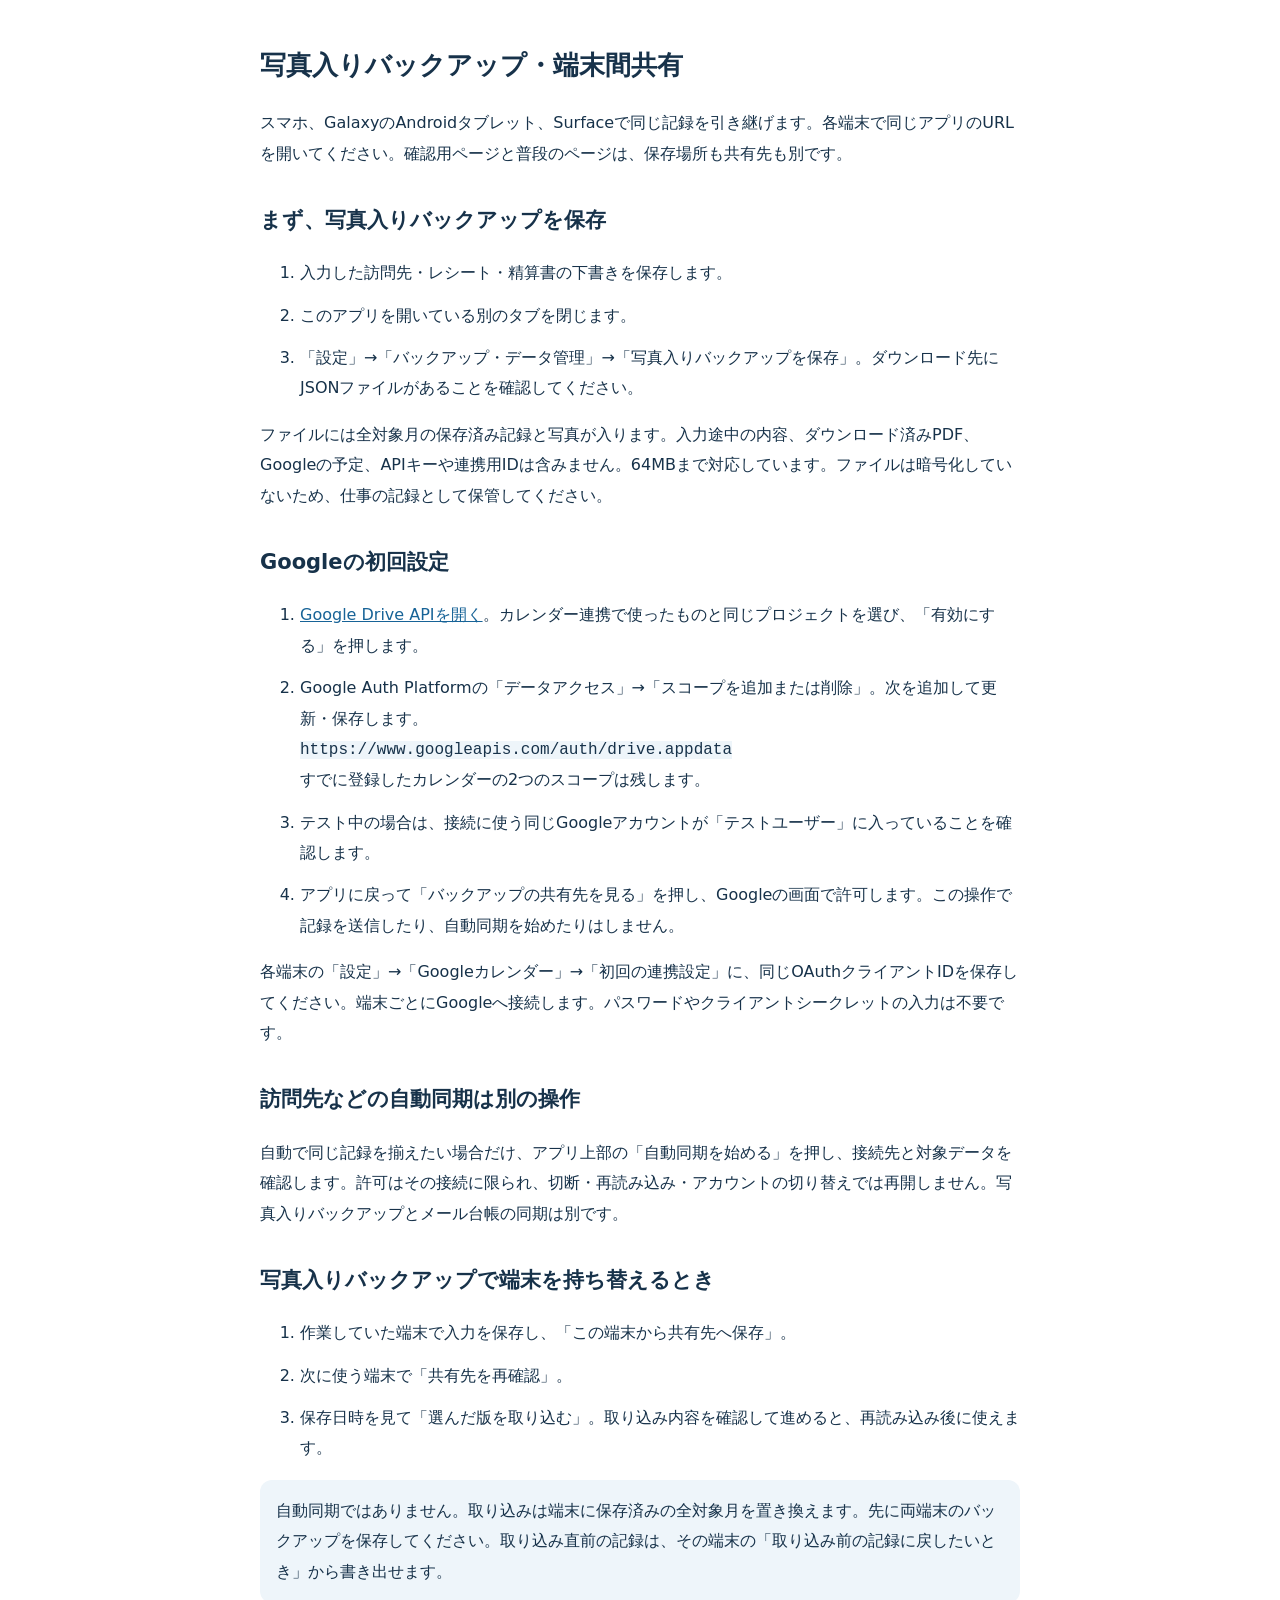
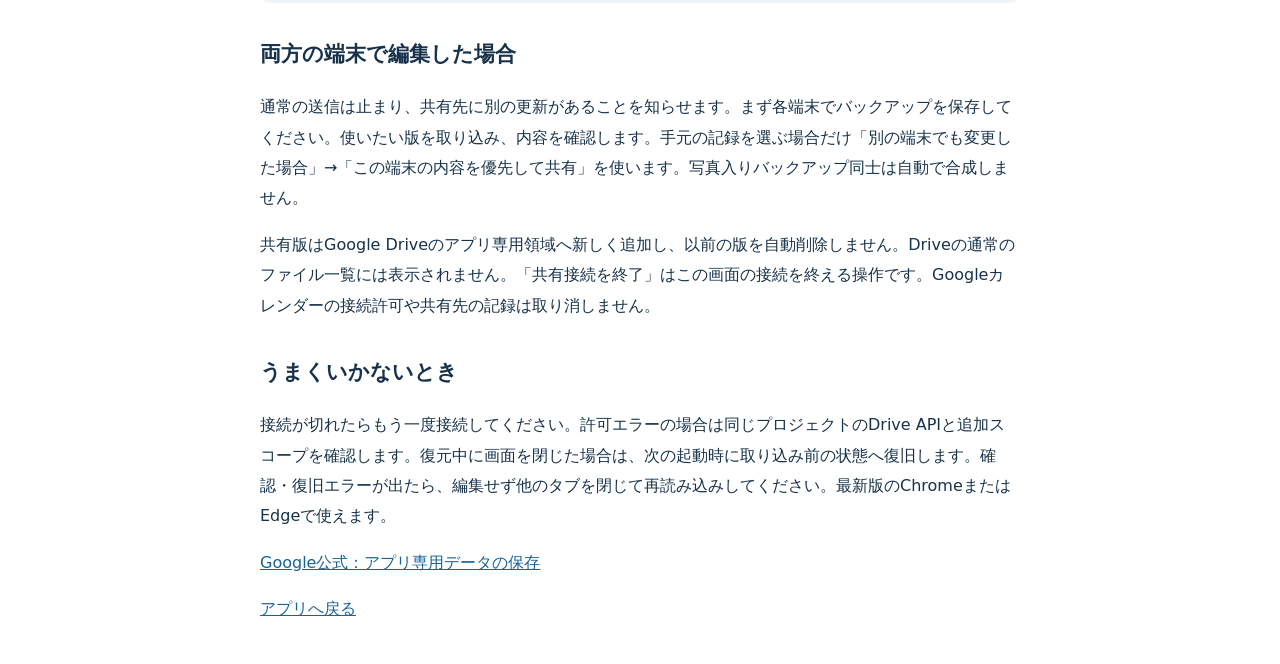
<file: docs/data-sharing-setup.html>
<!doctype html><html lang="ja"><meta charset="utf-8"><meta name="viewport" content="width=device-width, initial-scale=1"><title>写真入りバックアップ・端末間共有</title>
<style>body{font:16px/1.9 system-ui,sans-serif;color:#17324a;max-width:760px;margin:auto;padding:24px}h1{font-size:26px}h2{font-size:21px;margin-top:32px}code{overflow-wrap:anywhere;background:#eef5fa}li{margin:12px 0}a{color:#176397}.note{padding:16px;background:#eef5fa;border-radius:12px}</style>
<h1>写真入りバックアップ・端末間共有</h1>
<p>スマホ、GalaxyのAndroidタブレット、Surfaceで同じ記録を引き継げます。各端末で同じアプリのURLを開いてください。確認用ページと普段のページは、保存場所も共有先も別です。</p>
<h2>まず、写真入りバックアップを保存</h2>
<ol><li>入力した訪問先・レシート・精算書の下書きを保存します。</li><li>このアプリを開いている別のタブを閉じます。</li><li>「設定」→「バックアップ・データ管理」→「写真入りバックアップを保存」。ダウンロード先にJSONファイルがあることを確認してください。</li></ol>
<p>ファイルには全対象月の保存済み記録と写真が入ります。入力途中の内容、ダウンロード済みPDF、Googleの予定、APIキーや連携用IDは含みません。64MBまで対応しています。ファイルは暗号化していないため、仕事の記録として保管してください。</p>
<h2>Googleの初回設定</h2>
<ol><li><a href="https://console.cloud.google.com/apis/library/drive.googleapis.com" target="_blank" rel="noopener">Google Drive APIを開く</a>。カレンダー連携で使ったものと同じプロジェクトを選び、「有効にする」を押します。</li><li>Google Auth Platformの「データアクセス」→「スコープを追加または削除」。次を追加して更新・保存します。<br><code>https://www.googleapis.com/auth/drive.appdata</code><br>すでに登録したカレンダーの2つのスコープは残します。</li><li>テスト中の場合は、接続に使う同じGoogleアカウントが「テストユーザー」に入っていることを確認します。</li><li>アプリに戻って「バックアップの共有先を見る」を押し、Googleの画面で許可します。この操作で記録を送信したり、自動同期を始めたりはしません。</li></ol>
<p>各端末の「設定」→「Googleカレンダー」→「初回の連携設定」に、同じOAuthクライアントIDを保存してください。端末ごとにGoogleへ接続します。パスワードやクライアントシークレットの入力は不要です。</p>
<h2>訪問先などの自動同期は別の操作</h2>
<p>自動で同じ記録を揃えたい場合だけ、アプリ上部の「自動同期を始める」を押し、接続先と対象データを確認します。許可はその接続に限られ、切断・再読み込み・アカウントの切り替えでは再開しません。写真入りバックアップとメール台帳の同期は別です。</p>
<h2>写真入りバックアップで端末を持ち替えるとき</h2>
<ol><li>作業していた端末で入力を保存し、「この端末から共有先へ保存」。</li><li>次に使う端末で「共有先を再確認」。</li><li>保存日時を見て「選んだ版を取り込む」。取り込み内容を確認して進めると、再読み込み後に使えます。</li></ol>
<p class="note">自動同期ではありません。取り込みは端末に保存済みの全対象月を置き換えます。先に両端末のバックアップを保存してください。取り込み直前の記録は、その端末の「取り込み前の記録に戻したいとき」から書き出せます。</p>
<h2>両方の端末で編集した場合</h2>
<p>通常の送信は止まり、共有先に別の更新があることを知らせます。まず各端末でバックアップを保存してください。使いたい版を取り込み、内容を確認します。手元の記録を選ぶ場合だけ「別の端末でも変更した場合」→「この端末の内容を優先して共有」を使います。写真入りバックアップ同士は自動で合成しません。</p>
<p>共有版はGoogle Driveのアプリ専用領域へ新しく追加し、以前の版を自動削除しません。Driveの通常のファイル一覧には表示されません。「共有接続を終了」はこの画面の接続を終える操作です。Googleカレンダーの接続許可や共有先の記録は取り消しません。</p>
<h2>うまくいかないとき</h2>
<p>接続が切れたらもう一度接続してください。許可エラーの場合は同じプロジェクトのDrive APIと追加スコープを確認します。復元中に画面を閉じた場合は、次の起動時に取り込み前の状態へ復旧します。確認・復旧エラーが出たら、編集せず他のタブを閉じて再読み込みしてください。最新版のChromeまたはEdgeで使えます。</p>
<p><a href="https://developers.google.com/workspace/drive/api/guides/appdata" target="_blank" rel="noopener">Google公式：アプリ専用データの保存</a></p>
<p><a href="../index.html">アプリへ戻る</a></p></html>
</file>
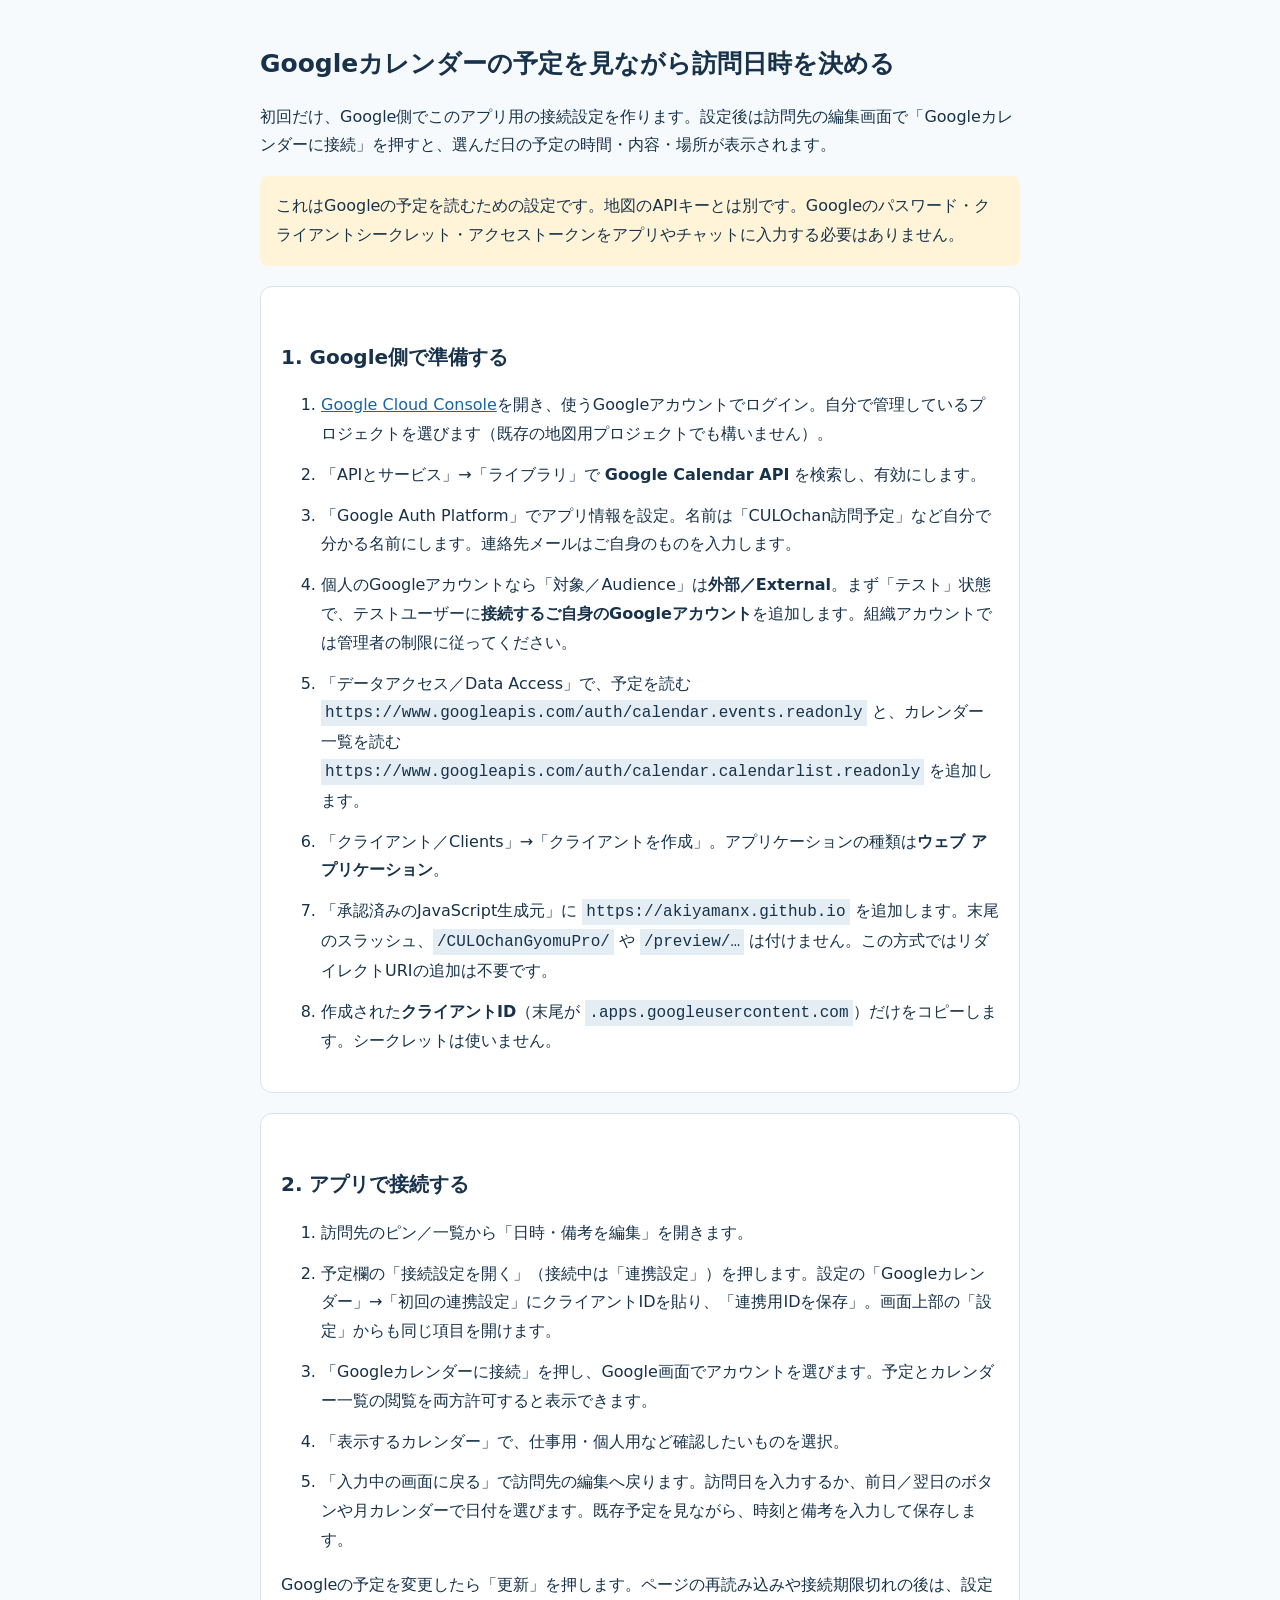
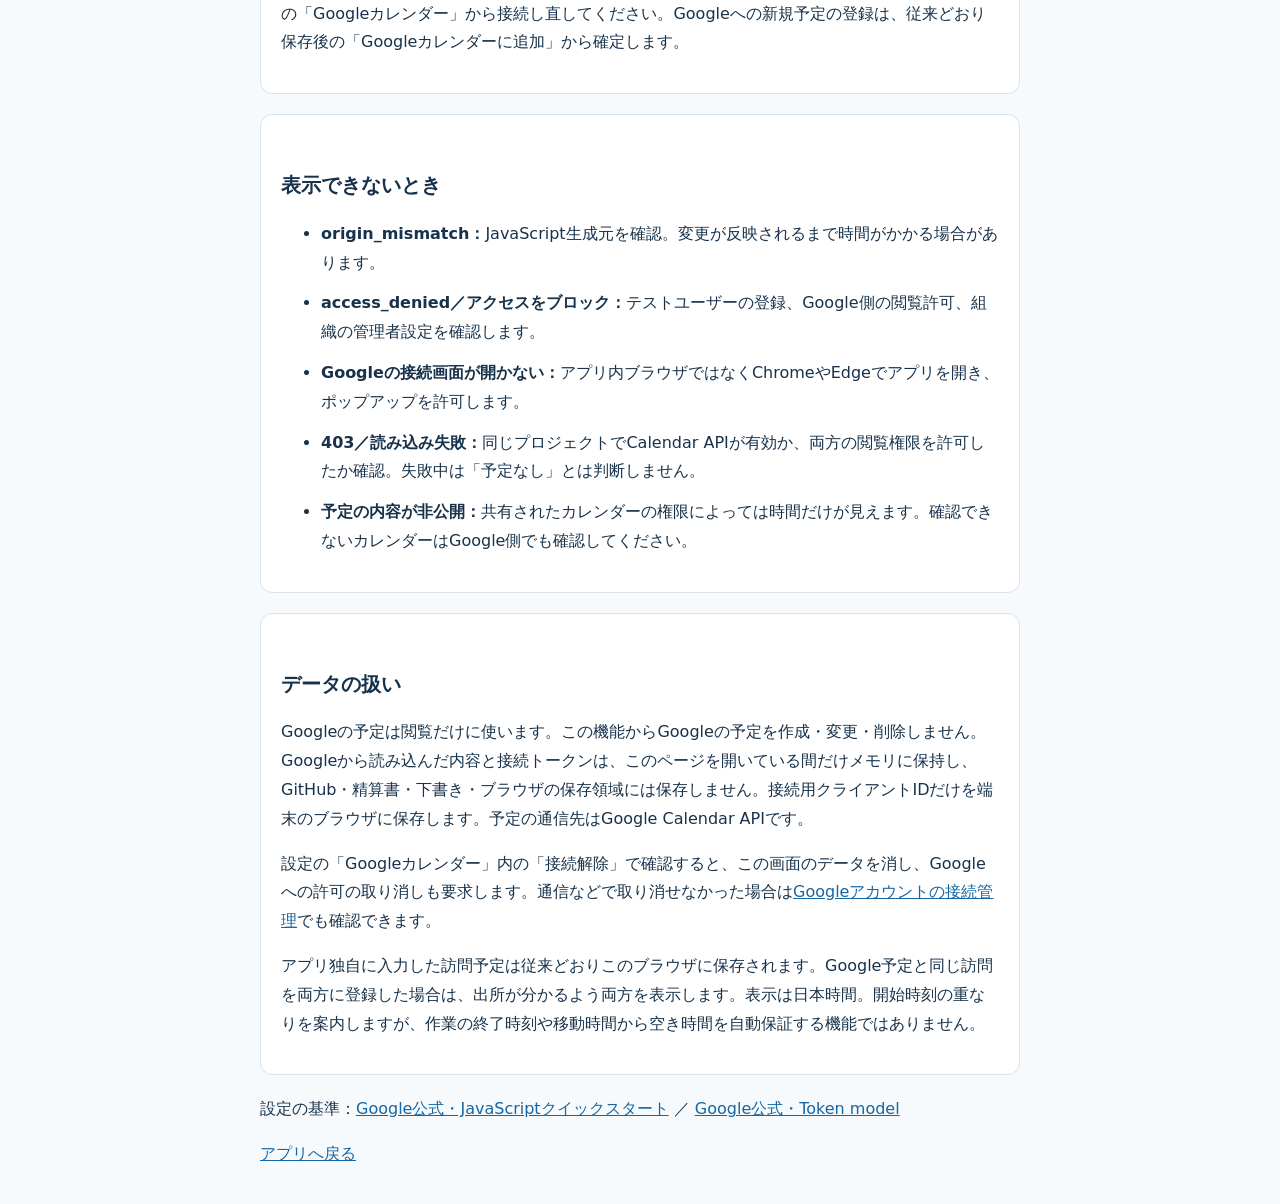
<file: docs/google-calendar-setup.html>
<!DOCTYPE html><html lang="ja"><head><meta charset="utf-8"><meta name="viewport" content="width=device-width,initial-scale=1"><title>Googleカレンダーの初回設定 — CULOchan業務Pro</title><style>body{font:16px/1.8 system-ui,sans-serif;color:#17324a;max-width:760px;padding:24px;margin:auto;background:#f7fafc}h1{font-size:25px}h2{font-size:20px;margin-top:32px}li{margin:12px 0}a{color:#1566a2}code{overflow-wrap:anywhere;background:#e4edf4;padding:4px}aside{background:#fff4d7;padding:16px;border-radius:8px}section{background:white;padding:20px;border:1px solid #d9e3ec;border-radius:12px;margin:20px 0}</style></head><body>
<h1>Googleカレンダーの予定を見ながら訪問日時を決める</h1>
<p>初回だけ、Google側でこのアプリ用の接続設定を作ります。設定後は訪問先の編集画面で「Googleカレンダーに接続」を押すと、選んだ日の予定の時間・内容・場所が表示されます。</p>
<aside>これはGoogleの予定を読むための設定です。地図のAPIキーとは別です。Googleのパスワード・クライアントシークレット・アクセストークンをアプリやチャットに入力する必要はありません。</aside>
<section><h2>1. Google側で準備する</h2><ol>
<li><a href="https://console.cloud.google.com/" target="_blank" rel="noopener">Google Cloud Console</a>を開き、使うGoogleアカウントでログイン。自分で管理しているプロジェクトを選びます（既存の地図用プロジェクトでも構いません）。</li>
<li>「APIとサービス」→「ライブラリ」で <strong>Google Calendar API</strong> を検索し、有効にします。</li>
<li>「Google Auth Platform」でアプリ情報を設定。名前は「CULOchan訪問予定」など自分で分かる名前にします。連絡先メールはご自身のものを入力します。</li>
<li>個人のGoogleアカウントなら「対象／Audience」は<strong>外部／External</strong>。まず「テスト」状態で、テストユーザーに<strong>接続するご自身のGoogleアカウント</strong>を追加します。組織アカウントでは管理者の制限に従ってください。</li>
<li>「データアクセス／Data Access」で、予定を読む <code>https://www.googleapis.com/auth/calendar.events.readonly</code> と、カレンダー一覧を読む <code>https://www.googleapis.com/auth/calendar.calendarlist.readonly</code> を追加します。</li>
<li>「クライアント／Clients」→「クライアントを作成」。アプリケーションの種類は<strong>ウェブ アプリケーション</strong>。</li>
<li>「承認済みのJavaScript生成元」に <code>https://akiyamanx.github.io</code> を追加します。末尾のスラッシュ、<code>/CULOchanGyomuPro/</code> や <code>/preview/…</code> は付けません。この方式ではリダイレクトURIの追加は不要です。</li>
<li>作成された<strong>クライアントID</strong>（末尾が <code>.apps.googleusercontent.com</code>）だけをコピーします。シークレットは使いません。</li>
</ol></section>
<section><h2>2. アプリで接続する</h2><ol>
<li>訪問先のピン／一覧から「日時・備考を編集」を開きます。</li>
<li>予定欄の「接続設定を開く」（接続中は「連携設定」）を押します。設定の「Googleカレンダー」→「初回の連携設定」にクライアントIDを貼り、「連携用IDを保存」。画面上部の「設定」からも同じ項目を開けます。</li>
<li>「Googleカレンダーに接続」を押し、Google画面でアカウントを選びます。予定とカレンダー一覧の閲覧を両方許可すると表示できます。</li>
<li>「表示するカレンダー」で、仕事用・個人用など確認したいものを選択。</li>
<li>「入力中の画面に戻る」で訪問先の編集へ戻ります。訪問日を入力するか、前日／翌日のボタンや月カレンダーで日付を選びます。既存予定を見ながら、時刻と備考を入力して保存します。</li>
</ol><p>Googleの予定を変更したら「更新」を押します。ページの再読み込みや接続期限切れの後は、設定の「Googleカレンダー」から接続し直してください。Googleへの新規予定の登録は、従来どおり保存後の「Googleカレンダーに追加」から確定します。</p></section>
<section><h2>表示できないとき</h2><ul>
<li><strong>origin_mismatch：</strong>JavaScript生成元を確認。変更が反映されるまで時間がかかる場合があります。</li>
<li><strong>access_denied／アクセスをブロック：</strong>テストユーザーの登録、Google側の閲覧許可、組織の管理者設定を確認します。</li>
<li><strong>Googleの接続画面が開かない：</strong>アプリ内ブラウザではなくChromeやEdgeでアプリを開き、ポップアップを許可します。</li>
<li><strong>403／読み込み失敗：</strong>同じプロジェクトでCalendar APIが有効か、両方の閲覧権限を許可したか確認。失敗中は「予定なし」とは判断しません。</li>
<li><strong>予定の内容が非公開：</strong>共有されたカレンダーの権限によっては時間だけが見えます。確認できないカレンダーはGoogle側でも確認してください。</li>
</ul></section>
<section><h2>データの扱い</h2><p>Googleの予定は閲覧だけに使います。この機能からGoogleの予定を作成・変更・削除しません。Googleから読み込んだ内容と接続トークンは、このページを開いている間だけメモリに保持し、GitHub・精算書・下書き・ブラウザの保存領域には保存しません。接続用クライアントIDだけを端末のブラウザに保存します。予定の通信先はGoogle Calendar APIです。</p><p>設定の「Googleカレンダー」内の「接続解除」で確認すると、この画面のデータを消し、Googleへの許可の取り消しも要求します。通信などで取り消せなかった場合は<a href="https://myaccount.google.com/connections" target="_blank" rel="noopener">Googleアカウントの接続管理</a>でも確認できます。</p><p>アプリ独自に入力した訪問予定は従来どおりこのブラウザに保存されます。Google予定と同じ訪問を両方に登録した場合は、出所が分かるよう両方を表示します。表示は日本時間。開始時刻の重なりを案内しますが、作業の終了時刻や移動時間から空き時間を自動保証する機能ではありません。</p></section>
<p>設定の基準：<a href="https://developers.google.com/workspace/calendar/api/quickstart/js" target="_blank" rel="noopener">Google公式・JavaScriptクイックスタート</a> ／ <a href="https://developers.google.com/identity/oauth2/web/guides/use-token-model" target="_blank" rel="noopener">Google公式・Token model</a></p><p><a href="../index.html">アプリへ戻る</a></p>
</body></html>
</file>
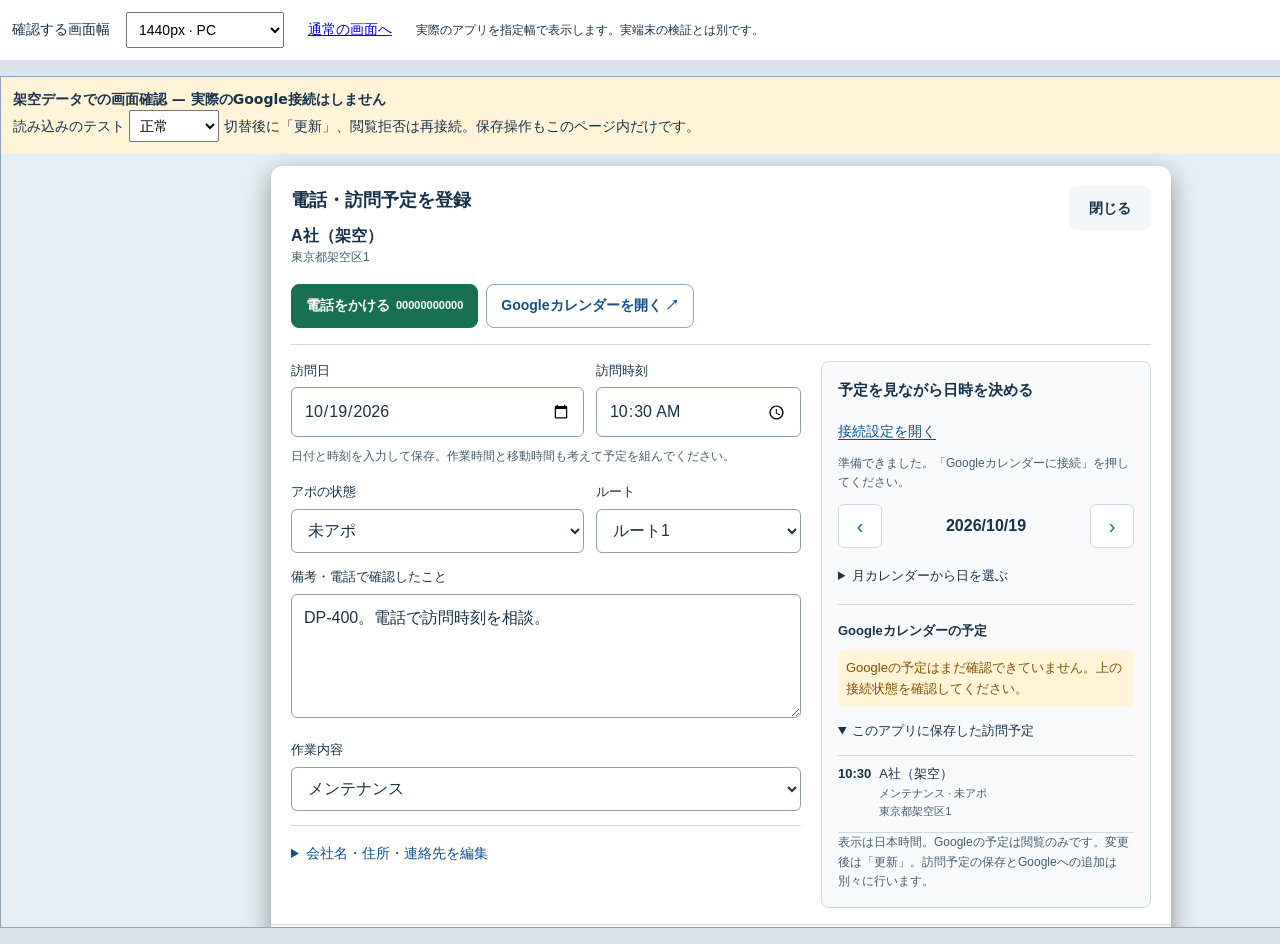
<file: tests/google-calendar-layout.html>
<!DOCTYPE html>
<html lang="ja">
<head><meta charset="UTF-8"><meta name="viewport" content="width=device-width, initial-scale=1"><title>画面幅の確認 — CULOchan業務Pro</title>
<style>body{margin:0;font:14px 'Noto Sans JP',sans-serif;background:#dbe4ed;color:#17324a}header{position:sticky;left:0;top:0;z-index:2;background:#fff;padding:12px;display:flex;align-items:center;gap:16px;flex-wrap:wrap}select,a{font:inherit;padding:8px}iframe{display:block;height:850px;margin:16px auto;border:1px solid #91a5b7;background:white}p{margin:0;font-size:12px}</style></head>
<body><header><label for="viewportWidth">確認する画面幅</label><select id="viewportWidth" onchange="document.getElementById('appFrame').style.width=this.value+'px'"><option value="320">320px · スマホ</option><option value="768">768px · タブレット</option><option value="1024">1024px · 横向き</option><option value="1440" selected>1440px · PC</option></select><a href="../index.html">通常の画面へ</a><p>実際のアプリを指定幅で表示します。実端末の検証とは別です。</p></header><iframe id="appFrame" title="Google予定の表示確認" src="google-calendar-review.html?v=20261019-13" style="width:1440px"></iframe></body>
</html>
</file>
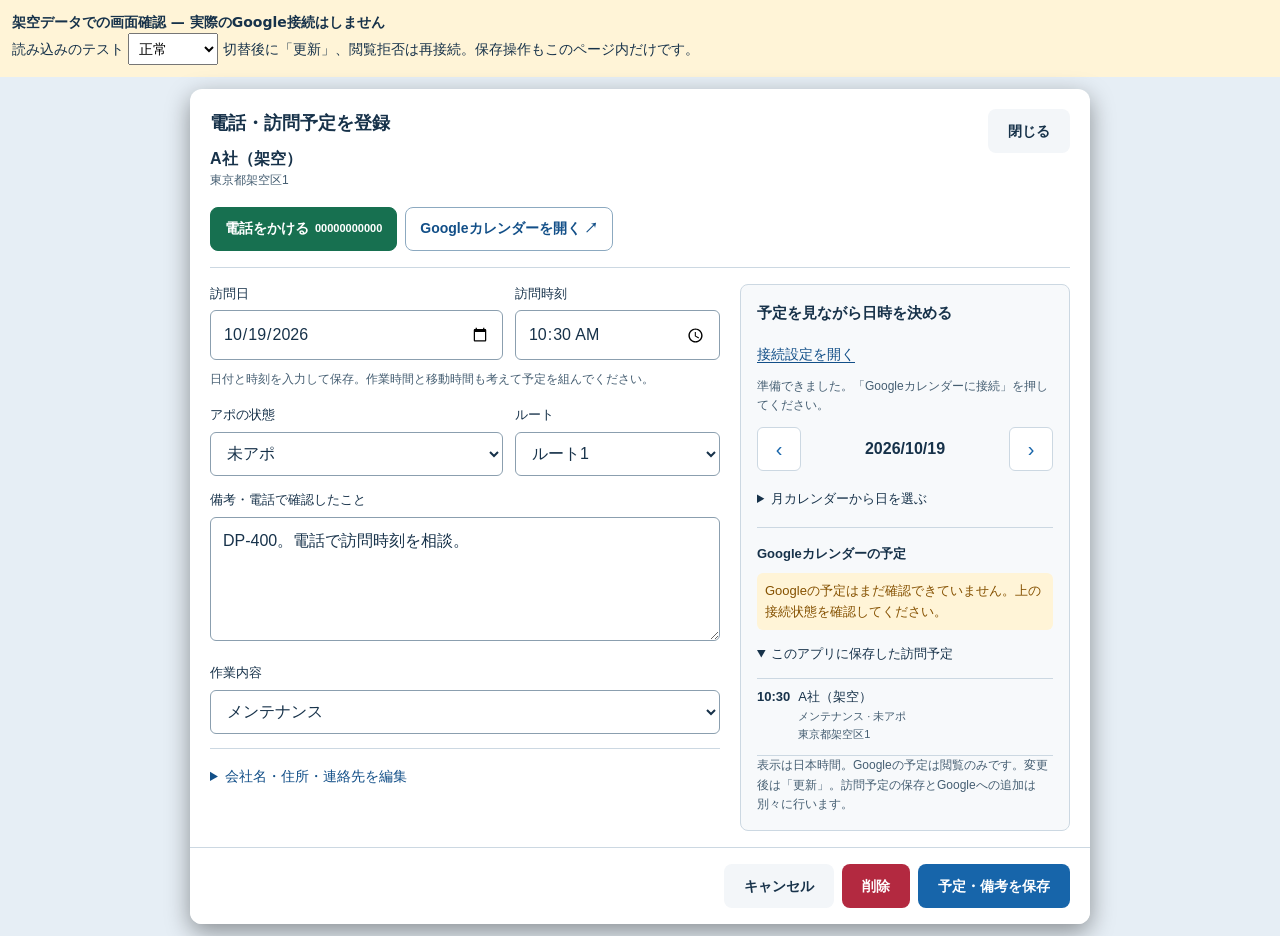
<file: tests/google-calendar-review.html>
<!doctype html><html lang="ja"><head><meta charset="UTF-8"><meta name="viewport" content="width=device-width,initial-scale=1"><title>Google予定の表示確認（架空データ）</title>
<link rel="stylesheet" href="../styles/common.css"><link rel="stylesheet" href="../styles/map/map-styles.css"><link rel="stylesheet" href="../styles/workflow.css"><link rel="stylesheet" href="../styles/map-workspace.css?v=20261019-13">
<style>body{padding:0;margin:0}.review-banner{padding:12px;background:#fff4d7;color:#17324a;font:14px/1.5 system-ui}.review-banner select{font:inherit;padding:6px}#editModal{position:relative;display:flex;inset:auto;padding:12px;background:#e6eef5;min-height:850px;align-items:flex-start}#editModal .visit-editor{max-height:none}.modal-buttons{position:static!important}</style><link rel="stylesheet" href="../styles/settings.css?v=20261019-14"></head><body>
<div class="review-banner"><strong>架空データでの画面確認 — 実際のGoogle接続はしません</strong><br><label>読み込みのテスト <select id="reviewResponse"><option value="ok">正常</option><option value="error">通信失敗</option><option value="expired">期限切れ</option><option value="denied">閲覧拒否</option></select></label> 切替後に「更新」、閲覧拒否は再接続。保存操作もこのページ内だけです。</div><div id="tab-map">            <div class="modal-overlay" id="editModal" style="display:flex;"><div class="modal visit-editor">
                <header class="visit-editor-header"><div><h2>電話・訪問予定を登録</h2><strong id="visitEditorName"></strong><p id="visitEditorAddress" class="visit-help"></p></div><button type="button" class="modal-cancel" onclick="hideEditModal()" aria-label="訪問先の編集を閉じる">閉じる</button></header>
                <div class="visit-editor-actions"><div id="visitPhoneActions"></div><a class="btn btn-secondary" href="https://calendar.google.com" target="_blank" rel="noopener">Googleカレンダーを開く ↗</a></div>
                <div class="visit-editor-grid"><section aria-label="訪問先の編集">
                    <div class="visit-date-fields"><div class="modal-row"><label for="visitScheduleDay">訪問日</label><input type="date" id="visitScheduleDay"></div><div class="modal-row"><label for="visitScheduleTime">訪問時刻</label><input type="time" id="visitScheduleTime"></div></div><input type="hidden" id="editAppoDate">
                    <p id="visitScheduleHint" class="visit-help" role="status"></p>
                    <div class="visit-date-fields"><div class="modal-row"><label for="editStatus">アポの状態</label><select id="editStatus"><option value="pending">未アポ</option><option value="appointed">アポ済み</option><option value="completed">完了</option></select></div><div class="modal-row"><label for="editRoute">ルート</label><select id="editRoute"></select></div></div>
                    <div class="modal-row"><label for="editNote">備考・電話で確認したこと</label><textarea id="editNote" rows="4"></textarea></div>
                    <div class="modal-row"><label for="editPurpose">作業内容</label><select id="editPurpose"><option value="">未設定</option><option value="メンテナンス">メンテナンス</option><option value="修理">修理</option><option value="本体設置">本体設置</option><option value="その他">その他</option></select></div>
                    <details class="visit-contact-details"><summary>会社名・住所・連絡先を編集</summary><div class="modal-row"><label for="editCompany">会社名</label><input type="text" id="editCompany"></div><div class="modal-row"><label for="editAddress">住所</label><input type="text" id="editAddress"></div><div class="modal-row"><label for="editPhone">電話番号</label><input type="tel" id="editPhone"></div><div class="modal-row"><label for="editContact">担当者</label><input type="text" id="editContact"></div></details>
                </section><section class="visit-calendar" aria-label="Googleカレンダーと訪問予定">
                    <h3>予定を見ながら日時を決める</h3>
                    <div class="google-calendar-actions"><button type="button" class="btn btn-secondary" id="googleCalendarRefresh" hidden>更新</button><button type="button" class="text-link" id="googleCalendarSettings" onclick="AppCore.openSettings('google')">連携設定</button></div>
                    <p id="googleCalendarStatus" class="visit-help" role="status">Googleカレンダーは未接続です。</p>
                    <div class="visit-calendar-nav visit-day-nav"><button type="button" data-visit-shift="-1" aria-label="前日の予定">‹</button><strong id="visitSelectedDay"></strong><button type="button" data-visit-shift="1" aria-label="翌日の予定">›</button></div>
                    <details class="visit-month-picker"><summary>月カレンダーから日を選ぶ</summary>
                    <div class="visit-calendar-nav"><button type="button" data-visit-month="-1" aria-label="前の月の予定">‹</button><strong id="visitCalendarMonth" aria-live="polite"></strong><button type="button" data-visit-month="1" aria-label="次の月の予定">›</button></div>
                    <div class="visit-weekdays" aria-hidden="true"><span>日</span><span>月</span><span>火</span><span>水</span><span>木</span><span>金</span><span>土</span></div><div id="visitCalendarDays" class="visit-calendar-days"></div>
                    <p class="visit-help">G：Googleの予定 ／ 訪：アプリの訪問予定。日付を押すと訪問日に入ります。</p></details>
                    <h4>Googleカレンダーの予定</h4><div id="googleVisitAgenda" aria-live="polite"></div>
                    <details class="visit-local-agenda" open><summary id="visitAgendaTitle">このアプリに保存した訪問予定</summary><div id="visitAgenda" aria-live="polite"></div></details>
                    <p class="visit-help">表示は日本時間。Googleの予定は閲覧のみです。変更後は「更新」。訪問予定の保存とGoogleへの追加は別々に行います。</p>
                </section></div>
                <p id="visitEditError" role="alert" tabindex="-1"></p><div class="modal-buttons"><button class="modal-cancel" onclick="hideEditModal()">キャンセル</button><button class="modal-delete" onclick="deleteLocation()">削除</button><button class="modal-submit" onclick="saveEdit()">予定・備考を保存</button></div>
            </div></div>
</div>    <div class="modal-overlay" id="settingsModal" style="display:none;" onclick="AppCore.closeSettings(event)">
        <div class="modal-content settings-content" onclick="event.stopPropagation()">
            <div class="modal-header"><h2 class="modal-title">設定</h2><button class="btn-small btn-clear" onclick="AppCore.closeSettings()" aria-label="設定を閉じる">✕</button></div>
            <div class="modal-body">
                <p class="settings-intro">変更したい項目を開いてください。</p>
                <p id="settingsStatus" class="setting-hint" role="status"></p>
                <details class="settings-category" data-settings-category="google">
                    <summary>Googleカレンダー<span>接続・アカウント・表示するカレンダー</span></summary>
                    <div class="settings-category-body">
                        <p id="googleCalendarSettingsStatus" class="visit-help" role="status"></p>
                        <div class="google-calendar-actions"><button type="button" class="btn btn-primary" id="googleCalendarConnect">Googleカレンダーに接続</button><button type="button" class="btn btn-secondary settings-danger" id="googleCalendarDisconnect" hidden>接続解除</button></div>
                    <details id="googleCalendarSelection" class="google-calendar-details" hidden><summary id="googleCalendarSelectionCount">表示するカレンダー</summary><div id="googleCalendarChoices"></div><p class="visit-help">確認したいカレンダーを選んでください。閲覧権限のない予定は表示できません。</p></details>
                    <details id="googleCalendarSetup" class="google-calendar-details"><summary>初回の連携設定</summary><p class="visit-help">初回だけ、Google側でこのアプリの連携用IDを作ります。地図のAPIキーとは別です。</p><a href="../docs/google-calendar-setup.html" target="_blank" rel="noopener">設定手順を開く ↗</a><div class="modal-row"><label for="googleCalendarClientId">OAuthクライアントID</label><input type="text" id="googleCalendarClientId" autocomplete="off" spellcheck="false" placeholder="…apps.googleusercontent.com"></div><button type="button" class="btn btn-secondary" id="googleCalendarSaveClient">連携用IDを保存</button><p class="visit-help">IDだけをこのブラウザに保存します。パスワードやシークレットは入力しません。</p><a href="https://myaccount.google.com/connections" target="_blank" rel="noopener">Googleアカウントの接続管理 ↗</a></details>
                    </div>
                </details>
                <details class="settings-category" data-settings-category="maps">
                    <summary>地図・会社住所<span>地図表示・会社からの距離計算</span></summary>
                    <div class="settings-category-body">
                        <div class="setting-group"><label class="setting-label" for="settingMapsKey">Google Maps APIキー</label><input type="password" id="settingMapsKey" class="setting-input" autocomplete="off" placeholder="AIza..."><p class="setting-hint"><a href="https://console.cloud.google.com/apis/credentials" target="_blank" rel="noopener">Google Cloud Console を開く ↗</a></p></div>
                        <div class="setting-group"><label class="setting-label" for="settingHomeAddr">会社住所（出発・帰着）</label><p class="setting-hint">会社から出発し、最後に会社へ戻る距離を計算します。</p><input type="text" id="settingHomeAddr" class="setting-input" placeholder="例：千葉県袖ケ浦市..."></div>
                        <button class="btn btn-primary" onclick="AppCore.saveSettings('Maps')">地図・住所の設定を保存</button>
                        <p id="settingsMapsStatus" class="setting-hint" role="status"></p>
                        <button class="btn btn-secondary" id="settingsReload" data-requires-idle hidden onclick="SettingsPanel.dataAction('reload')">保存済みの設定で再読み込み</button>
                    </div>
                </details>
                <details class="settings-category" data-settings-category="ai">
                    <summary>レシートのAI読取<span>Gemini APIキー</span></summary>
                    <div class="settings-category-body">
                        <div class="setting-group"><label class="setting-label" for="settingGeminiKey">Gemini APIキー</label><p class="setting-hint">レシートのAI読み取りに使用します。</p><input type="password" id="settingGeminiKey" class="setting-input" autocomplete="off" placeholder="AIza..."><p class="setting-hint"><a href="https://aistudio.google.com/apikey" target="_blank" rel="noopener">Google AI Studio でAPIキーを取得 ↗</a></p></div>
                        <button class="btn btn-primary" onclick="AppCore.saveSettings('AI')">AI読取の設定を保存</button><p id="settingsAIStatus" class="setting-hint" role="status"></p>
                    </div>
                </details>
                <details class="settings-category" data-settings-category="data">
                    <summary>バックアップ・データ管理<span>訪問先・ルートの保存、復元、削除</span></summary>
                    <div class="settings-category-body">
                        <p id="settingsDataHint" class="setting-hint"></p>
                        <p class="setting-hint">バックアップは全対象月の訪問先・ルート・区間・地図側の経費と地図設定です。レシート画像や精算書は含みません。</p>
                        <div class="settings-data-actions"><button class="btn btn-secondary" onclick="exportBackup()">バックアップを保存</button><button class="btn btn-secondary" data-requires-idle onclick="SettingsPanel.dataAction('restore')">バックアップから復元</button><button class="btn btn-secondary settings-danger" data-requires-idle onclick="SettingsPanel.dataAction('reset')">現在の対象月のデータを削除</button></div>
                    </div>
                </details>
            </div>
            <div class="modal-footer"><button class="btn btn-secondary" id="settingsReturn" onclick="AppCore.closeSettings()">設定を閉じる</button></div>
        </div>
    </div>
<script src="../expense/expense-import.js"></script><script src="google-calendar-review.js"></script><script src="../map/google-calendar-data.js?v=20261019-13"></script><script src="../map/google-visit-calendar.js?v=20261019-14"></script><script src="../map/visit-planner.js?v=20261019-13"></script><script src="../shared/settings-panel.js?v=20261019-14"></script><script>VisitPlanner.init();openReviewVisit();</script></body></html>
</file>
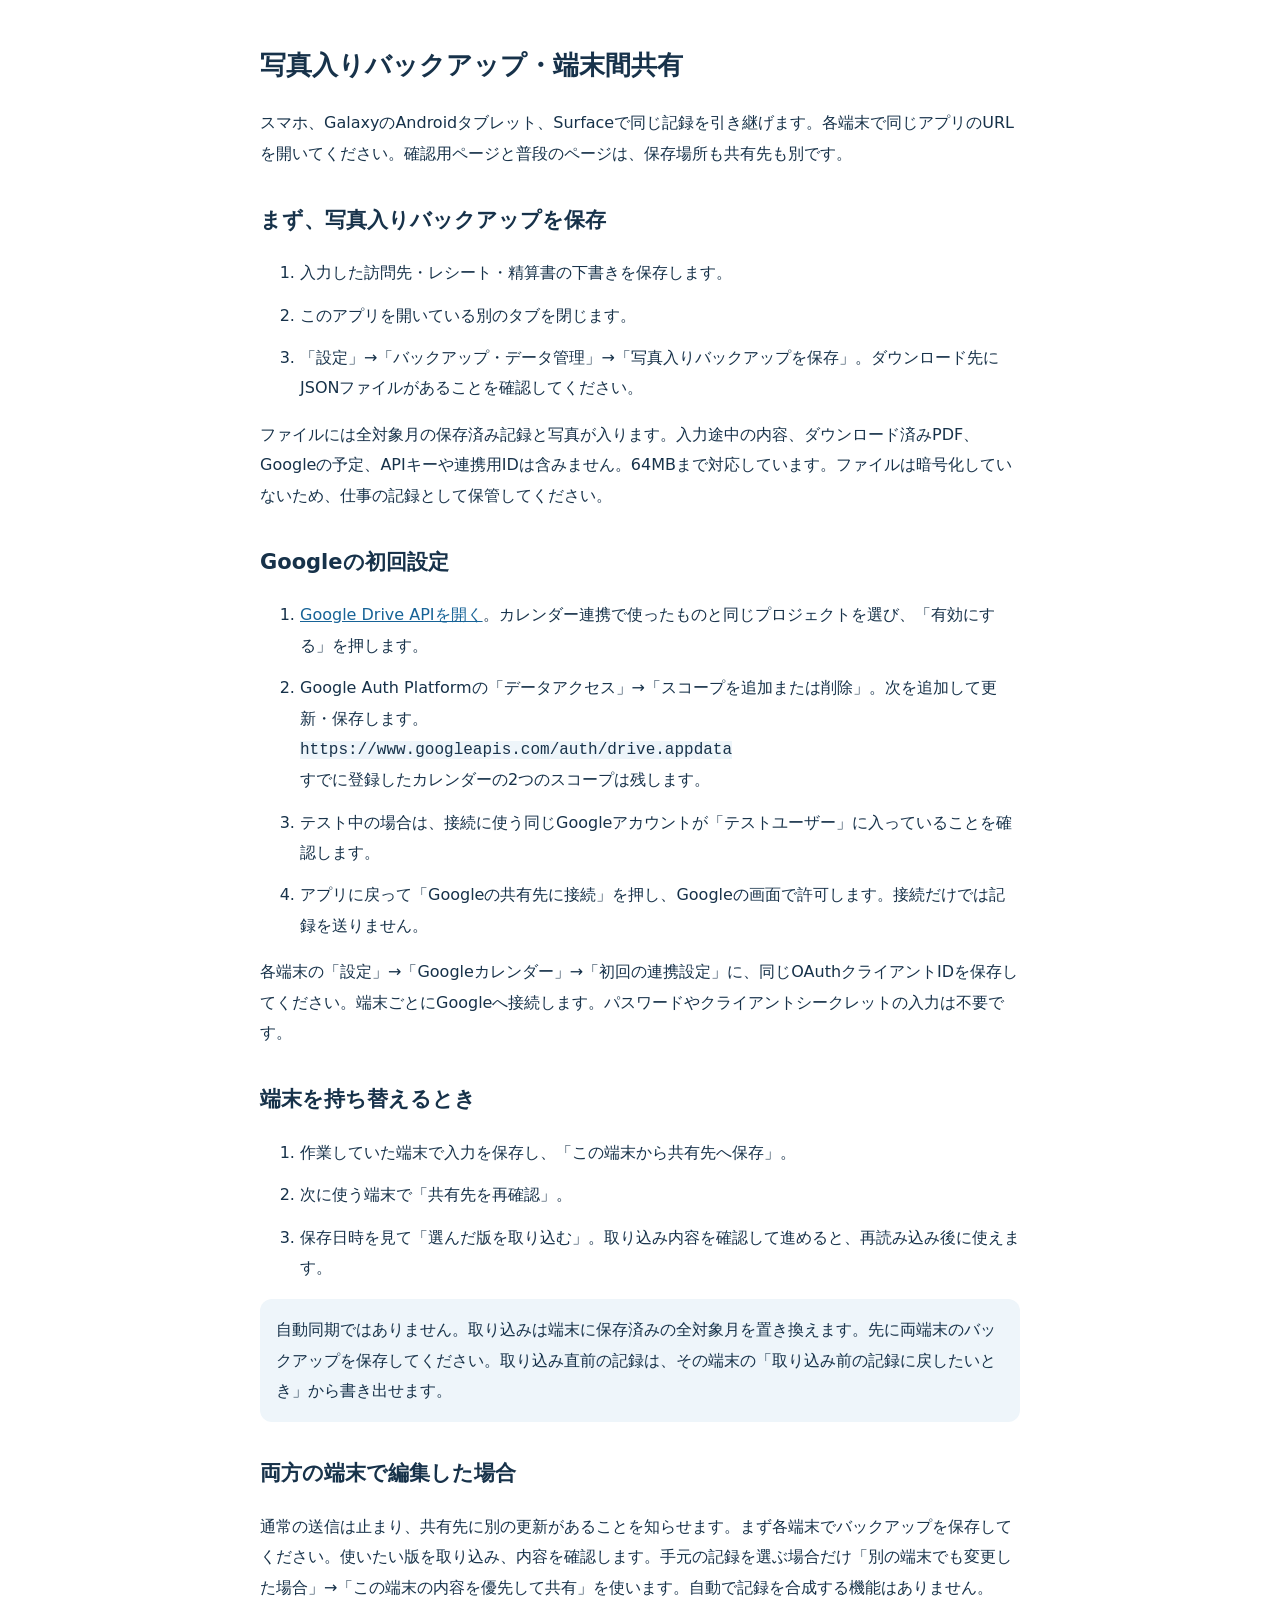
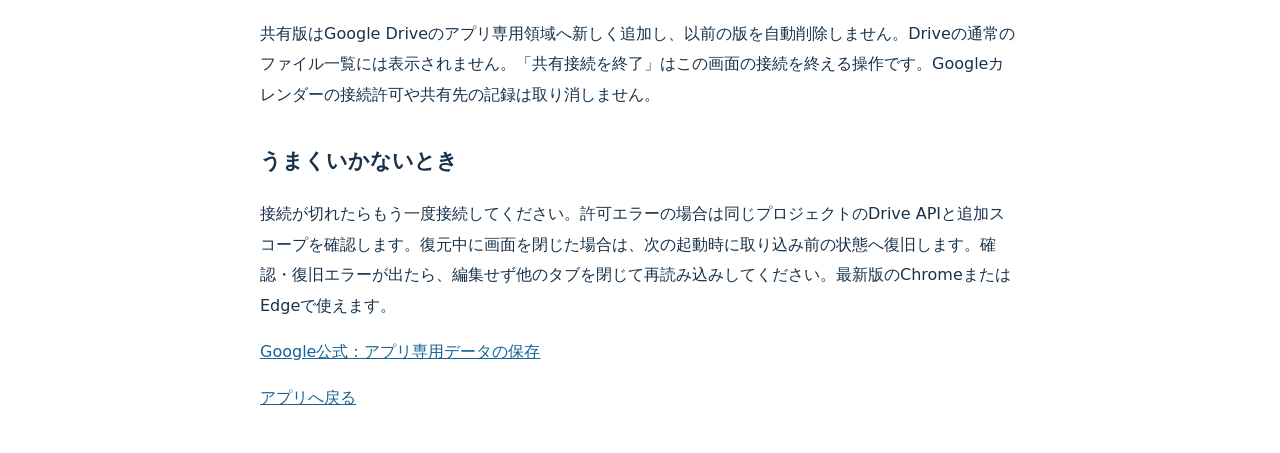
<file: preview/expense-repair-20261009/docs/data-sharing-setup.html>
<!doctype html><html lang="ja"><meta charset="utf-8"><meta name="viewport" content="width=device-width, initial-scale=1"><title>写真入りバックアップ・端末間共有</title>
<style>body{font:16px/1.9 system-ui,sans-serif;color:#17324a;max-width:760px;margin:auto;padding:24px}h1{font-size:26px}h2{font-size:21px;margin-top:32px}code{overflow-wrap:anywhere;background:#eef5fa}li{margin:12px 0}a{color:#176397}.note{padding:16px;background:#eef5fa;border-radius:12px}</style>
<h1>写真入りバックアップ・端末間共有</h1>
<p>スマホ、GalaxyのAndroidタブレット、Surfaceで同じ記録を引き継げます。各端末で同じアプリのURLを開いてください。確認用ページと普段のページは、保存場所も共有先も別です。</p>
<h2>まず、写真入りバックアップを保存</h2>
<ol><li>入力した訪問先・レシート・精算書の下書きを保存します。</li><li>このアプリを開いている別のタブを閉じます。</li><li>「設定」→「バックアップ・データ管理」→「写真入りバックアップを保存」。ダウンロード先にJSONファイルがあることを確認してください。</li></ol>
<p>ファイルには全対象月の保存済み記録と写真が入ります。入力途中の内容、ダウンロード済みPDF、Googleの予定、APIキーや連携用IDは含みません。64MBまで対応しています。ファイルは暗号化していないため、仕事の記録として保管してください。</p>
<h2>Googleの初回設定</h2>
<ol><li><a href="https://console.cloud.google.com/apis/library/drive.googleapis.com" target="_blank" rel="noopener">Google Drive APIを開く</a>。カレンダー連携で使ったものと同じプロジェクトを選び、「有効にする」を押します。</li><li>Google Auth Platformの「データアクセス」→「スコープを追加または削除」。次を追加して更新・保存します。<br><code>https://www.googleapis.com/auth/drive.appdata</code><br>すでに登録したカレンダーの2つのスコープは残します。</li><li>テスト中の場合は、接続に使う同じGoogleアカウントが「テストユーザー」に入っていることを確認します。</li><li>アプリに戻って「Googleの共有先に接続」を押し、Googleの画面で許可します。接続だけでは記録を送りません。</li></ol>
<p>各端末の「設定」→「Googleカレンダー」→「初回の連携設定」に、同じOAuthクライアントIDを保存してください。端末ごとにGoogleへ接続します。パスワードやクライアントシークレットの入力は不要です。</p>
<h2>端末を持ち替えるとき</h2>
<ol><li>作業していた端末で入力を保存し、「この端末から共有先へ保存」。</li><li>次に使う端末で「共有先を再確認」。</li><li>保存日時を見て「選んだ版を取り込む」。取り込み内容を確認して進めると、再読み込み後に使えます。</li></ol>
<p class="note">自動同期ではありません。取り込みは端末に保存済みの全対象月を置き換えます。先に両端末のバックアップを保存してください。取り込み直前の記録は、その端末の「取り込み前の記録に戻したいとき」から書き出せます。</p>
<h2>両方の端末で編集した場合</h2>
<p>通常の送信は止まり、共有先に別の更新があることを知らせます。まず各端末でバックアップを保存してください。使いたい版を取り込み、内容を確認します。手元の記録を選ぶ場合だけ「別の端末でも変更した場合」→「この端末の内容を優先して共有」を使います。自動で記録を合成する機能はありません。</p>
<p>共有版はGoogle Driveのアプリ専用領域へ新しく追加し、以前の版を自動削除しません。Driveの通常のファイル一覧には表示されません。「共有接続を終了」はこの画面の接続を終える操作です。Googleカレンダーの接続許可や共有先の記録は取り消しません。</p>
<h2>うまくいかないとき</h2>
<p>接続が切れたらもう一度接続してください。許可エラーの場合は同じプロジェクトのDrive APIと追加スコープを確認します。復元中に画面を閉じた場合は、次の起動時に取り込み前の状態へ復旧します。確認・復旧エラーが出たら、編集せず他のタブを閉じて再読み込みしてください。最新版のChromeまたはEdgeで使えます。</p>
<p><a href="https://developers.google.com/workspace/drive/api/guides/appdata" target="_blank" rel="noopener">Google公式：アプリ専用データの保存</a></p>
<p><a href="../index.html">アプリへ戻る</a></p></html>
</file>
<file: styles/common.css>
/* ==========================================
 * CULOchan業務Pro — 共通スタイル v1.0
 * このファイルはアプリ全体の共通レイアウト・テーマを定義する
 * ========================================== */

/* --- CSS変数（テーマカラー） --- */
:root {
    --bg-primary: #0f1923;
    --bg-secondary: #162230;
    --bg-card: #1c2d3f;
    --bg-card-hover: #243a50;
    --accent: #00b4d8;
    --accent-dark: #0090ad;
    --accent-light: #48cae4;
    --text-primary: #e8edf2;
    --text-secondary: #8fa3b8;
    --text-muted: #5a7089;
    --border: #2a3f55;
    --border-light: #344b63;
    --success: #06d6a0;
    --success-dark: #05b888;
    --warning: #ffd166;
    --danger: #ef476f;
    --ai-purple: #a78bfa;
    --ai-purple-dark: #7c5cbf;
    --pdf-orange: #f4845f;
    --shadow-sm: 0 2px 8px rgba(0, 0, 0, 0.3);
    --shadow-md: 0 4px 16px rgba(0, 0, 0, 0.4);
    --shadow-lg: 0 8px 32px rgba(0, 0, 0, 0.5);
    --radius-sm: 8px;
    --radius-md: 12px;
    --radius-lg: 16px;
}

/* --- リセット --- */
* {
    box-sizing: border-box;
    margin: 0;
    padding: 0;
}

body {
    font-family: 'Hiragino Kaku Gothic ProN', 'Noto Sans JP', 'メイリオ', sans-serif;
    background: var(--bg-primary);
    color: var(--text-primary);
    min-height: 100vh;
    -webkit-tap-highlight-color: transparent;
}

/* --- ヘッダー --- */
.app-header {
    background: var(--bg-secondary);
    padding: 12px 16px;
    text-align: center;
    border-bottom: 1px solid var(--border);
}

.app-title {
    font-size: 1.2rem;
    font-weight: 700;
    letter-spacing: 0.05em;
    color: var(--text-primary);
}

.app-title .accent {
    color: var(--accent);
}

/* --- タブナビゲーション --- */
.tab-nav {
    display: flex;
    background: var(--bg-secondary);
    border-bottom: 2px solid var(--border);
    position: sticky;
    top: 0;
    z-index: 100;
}

.tab-btn {
    flex: 1;
    display: flex;
    flex-direction: column;
    align-items: center;
    gap: 2px;
    padding: 10px 8px 8px;
    background: none;
    border: none;
    border-bottom: 3px solid transparent;
    color: var(--text-muted);
    cursor: pointer;
    transition: all 0.2s;
    font-family: inherit;
}

.tab-btn.active {
    color: var(--accent);
    border-bottom-color: var(--accent);
    background: rgba(0, 180, 216, 0.05);
}

.tab-btn:not(.active):active {
    background: rgba(255, 255, 255, 0.03);
}

.tab-icon {
    font-size: 1.3rem;
}

.tab-label {
    font-size: 0.7rem;
    font-weight: 600;
    letter-spacing: 0.04em;
}

/* --- メインコンテンツ --- */
.main-content {
    padding: 12px;
    max-width: 600px;
    margin: 0 auto;
    padding-bottom: 80px;
}

/* --- タブパネル --- */
.tab-panel {
    display: none;
}

.tab-panel.active {
    display: block;
}

/* --- カード --- */
.panel-card {
    background: var(--bg-card);
    border-radius: var(--radius-lg);
    padding: 16px;
    margin-bottom: 12px;
    border: 1px solid var(--border);
    box-shadow: var(--shadow-sm);
}

.card-title {
    font-size: 1rem;
    font-weight: 700;
    color: var(--text-primary);
    margin-bottom: 8px;
    padding-bottom: 8px;
    border-bottom: 1px solid var(--border);
}

.card-desc {
    font-size: 0.8rem;
    color: var(--text-secondary);
    margin-bottom: 16px;
}

/* --- ボタン共通 --- */
.btn {
    display: flex;
    align-items: center;
    justify-content: center;
    gap: 6px;
    padding: 12px 16px;
    border: none;
    border-radius: var(--radius-md);
    font-size: 0.9rem;
    font-weight: 600;
    cursor: pointer;
    transition: all 0.15s;
    font-family: inherit;
    width: 100%;
}

.btn:active {
    transform: scale(0.97);
}

.btn-primary {
    background: linear-gradient(135deg, var(--accent), var(--accent-dark));
    color: #fff;
}

.btn-ai {
    background: linear-gradient(135deg, var(--ai-purple), var(--ai-purple-dark));
    color: #fff;
}

.btn-save {
    background: linear-gradient(135deg, var(--success), var(--success-dark));
    color: #fff;
}

.btn-pdf {
    background: linear-gradient(135deg, var(--pdf-orange), #e76f51);
    color: #fff;
}

.btn-link {
    background: var(--bg-card-hover);
    color: var(--accent-light);
    text-decoration: none;
    border: 1px solid var(--border-light);
}

.btn-small {
    padding: 6px 12px;
    border: none;
    border-radius: var(--radius-sm);
    font-size: 0.75rem;
    font-weight: 600;
    cursor: pointer;
    font-family: inherit;
}

.btn-clear {
    background: var(--danger);
    color: #fff;
}

.btn-select-all {
    background: var(--bg-card-hover);
    color: var(--text-secondary);
    border: 1px solid var(--border);
}

/* --- ローディング --- */
.loading-overlay {
    position: fixed;
    top: 0;
    left: 0;
    width: 100%;
    height: 100%;
    background: rgba(15, 25, 35, 0.85);
    display: flex;
    flex-direction: column;
    align-items: center;
    justify-content: center;
    z-index: 9999;
}

.loading-spinner {
    width: 44px;
    height: 44px;
    border: 4px solid rgba(0, 180, 216, 0.2);
    border-top-color: var(--accent);
    border-radius: 50%;
    animation: spin 0.8s linear infinite;
    margin-bottom: 12px;
}

@keyframes spin {
    to { transform: rotate(360deg); }
}

.loading-text {
    color: var(--text-secondary);
    font-size: 0.85rem;
}

/* --- 空状態 --- */
.empty-msg {
    text-align: center;
    color: var(--text-muted);
    font-size: 0.8rem;
    padding: 20px;
}

.coming-msg {
    text-align: center;
    color: var(--warning);
    font-size: 0.85rem;
    padding: 16px;
    background: rgba(255, 209, 102, 0.08);
    border-radius: var(--radius-md);
    margin-bottom: 12px;
}

/* --- 結果セクション共通 --- */
.result-header {
    display: flex;
    justify-content: space-between;
    align-items: center;
    margin-bottom: 12px;
}

.result-title {
    font-size: 0.9rem;
    font-weight: 700;
    color: var(--text-primary);
}

.result-count {
    font-size: 0.8rem;
    color: var(--accent);
    font-weight: 600;
}

.result-actions {
    display: flex;
    flex-direction: column;
    gap: 8px;
    margin-top: 12px;
}

/* --- v1.1追加: ヘッダー設定ボタン --- */
.app-header {
    display: flex;
    align-items: center;
    justify-content: center;
    position: relative;
}

.settings-btn {
    position: absolute;
    right: 12px;
    top: 50%;
    transform: translateY(-50%);
    background: none;
    border: none;
    font-size: 1.3rem;
    cursor: pointer;
    padding: 4px;
    opacity: 0.7;
    transition: opacity 0.15s;
}

.settings-btn:active {
    opacity: 1;
}

/* --- v1.1追加: 設定モーダル --- */
.modal-overlay {
    position: fixed;
    top: 0;
    left: 0;
    width: 100%;
    height: 100%;
    background: rgba(15, 25, 35, 0.85);
    display: flex;
    align-items: center;
    justify-content: center;
    z-index: 9000;
    padding: 20px;
}

.modal-content {
    background: var(--bg-card);
    border-radius: var(--radius-lg);
    border: 1px solid var(--border);
    width: 100%;
    max-width: 400px;
    box-shadow: var(--shadow-lg);
}

.modal-header {
    display: flex;
    justify-content: space-between;
    align-items: center;
    padding: 14px 16px;
    border-bottom: 1px solid var(--border);
}

.modal-title {
    font-size: 1rem;
    font-weight: 700;
    color: var(--text-primary);
}

.modal-body {
    padding: 16px;
}

.modal-footer {
    padding: 12px 16px;
    border-top: 1px solid var(--border);
}

.setting-group {
    margin-bottom: 12px;
}

.setting-label {
    display: block;
    font-size: 0.85rem;
    font-weight: 600;
    color: var(--text-primary);
    margin-bottom: 4px;
}

.setting-hint {
    font-size: 0.7rem;
    color: var(--text-muted);
    margin-bottom: 8px;
}

.setting-input {
    width: 100%;
    padding: 10px 12px;
    border: 2px solid var(--border);
    border-radius: var(--radius-sm);
    background: var(--bg-secondary);
    color: var(--text-primary);
    font-size: 0.9rem;
    font-family: inherit;
    outline: none;
    transition: border-color 0.15s;
}

.setting-input:focus {
    border-color: var(--accent);
}

.setting-input::placeholder {
    color: var(--text-muted);
}
</file>
<file: styles/map/map-styles.css>
/* [CULOchanGyomuPro統合] v1.11 2026-04-01 - 地図フル画面化＋マップタブフル幅化 */
/* メンテナンスマップ - 全スタイル定義 */

/* --- CSS変数（v1.4 ダークテーマ対応） --- */
#tab-map {
    --primary: #3b82f6; --primary-light: #60a5fa; --primary-dark: #2563eb;
    --success: #06d6a0; --warning: #ffd166; --danger: #ef476f;
    --bg: #162230; --surface: #1c2d3f;
    --text: #e8edf2; --text-light: #8fa3b8;
    --border: #2a3f55;
    --shadow: 0 2px 8px rgba(0,0,0,0.3); --shadow-lg: 0 8px 24px rgba(0,0,0,0.4);
    --radius: 10px;
    --font: 'Noto Sans JP', -apple-system, BlinkMacSystemFont, sans-serif;
}

/* --- コンパクトバー＋ドロップダウンツールバー --- */
.map-compact-bar {
    background: var(--primary); color: white;
    padding: 8px 12px; display: flex; align-items: center; gap: 8px;
    position: sticky; top: 0; z-index: 100;
    box-shadow: 0 2px 8px rgba(0,0,0,0.2);
}
.compact-ws-btn {
    background: rgba(255,255,255,0.2); color: white; border: none;
    padding: 6px 12px; border-radius: 16px; font-size: 13px; font-weight: 700;
    cursor: pointer; font-family: var(--font); transition: background 0.2s;
}
.compact-ws-btn:active { background: rgba(255,255,255,0.35); }
/* v1.8追加: 凡例表示ボタン */
.compact-legend-btn {
    background: rgba(255,255,255,0.2); color: white;
    border: none; padding: 4px 10px; border-radius: 12px;
    font-size: 14px; cursor: pointer; transition: background 0.2s;
}
.compact-legend-btn:active { background: rgba(255,255,255,0.35); }
.compact-count {
    background: rgba(255,255,255,0.15); padding: 3px 10px;
    border-radius: 12px; font-size: 12px; font-weight: 500; margin-left: auto;
}
.compact-toggle-btn {
    background: rgba(255,255,255,0.2); color: white; border: none;
    width: 32px; height: 32px; border-radius: 50%; font-size: 14px;
    cursor: pointer; display: flex; align-items: center; justify-content: center;
    transition: background 0.2s, transform 0.3s; font-family: var(--font);
}
.compact-toggle-btn:active { background: rgba(255,255,255,0.35); }
.compact-toggle-btn.expanded { transform: rotate(180deg); }
.map-toolbar-dropdown {
    background: var(--surface); border-bottom: 1px solid var(--border);
    max-height: 0; overflow: hidden;
    transition: max-height 0.3s ease, padding 0.3s ease; padding: 0 12px;
}
.map-toolbar-dropdown.expanded { max-height: 300px; padding: 8px 12px; }
.toolbar-item {
    display: flex; align-items: center; gap: 12px; width: 100%;
    padding: 12px 14px; background: none; border: none; border-radius: 8px;
    font-size: 14px; font-weight: 500; color: var(--text);
    cursor: pointer; font-family: var(--font); transition: background 0.15s;
    text-decoration: none;
}
.toolbar-item:active { background: var(--bg); }
.toolbar-icon { font-size: 18px; width: 24px; text-align: center; flex-shrink: 0; }
.toolbar-label { flex: 1; }

/* --- ボタン共通（#tab-mapスコープ） --- */
#tab-map .btn {
    background: rgba(255,255,255,0.9); color: var(--primary); border: none;
    padding: 6px 10px; border-radius: 16px; font-size: 11px; font-weight: 600;
    cursor: pointer; white-space: nowrap; font-family: var(--font); transition: background 0.2s;
}
#tab-map .btn:active { background: rgba(255,255,255,0.7); }
#tab-map .btn-pdf { background: var(--success); color: white; }
#tab-map .btn-pdf:active { background: #047857; }
#tab-map .btn-menu { background: rgba(255,255,255,0.2); color: white; }

/* --- メニューパネル --- */
.menu-panel {
    position: absolute; top: 48px; right: 8px;
    background: var(--surface); border-radius: var(--radius);
    box-shadow: var(--shadow-lg); z-index: 200; overflow: hidden;
}
.menu-panel button {
    display: block; width: 100%; padding: 12px 20px;
    border: none; background: none; font-size: 14px; text-align: left;
    cursor: pointer; font-family: var(--font); border-bottom: 1px solid var(--border);
}
.menu-panel button:last-child { border-bottom: none; }
.menu-panel button:active { background: var(--bg); }

/* --- 地図 --- */
#map { width: 100%; height: 50vh; min-height: 300px; }

/* --- ルート凡例 --- */
.legend {
    position: absolute; bottom: 60px; left: 8px;
    background: var(--surface); border-radius: var(--radius);
    box-shadow: var(--shadow); padding: 10px 14px;
    z-index: 50; max-width: 200px; font-size: 12px;
}
.legend-title {
    font-weight: 700; margin-bottom: 6px;
    display: flex; align-items: center; justify-content: space-between;
}
.legend-close { background: none; border: none; cursor: pointer; font-size: 14px; color: var(--text-light); }
.legend-item { display: flex; align-items: center; gap: 6px; padding: 3px 0; font-size: 12px; }
.legend-color {
    width: 14px; height: 14px; border-radius: 50%;
    border: 2px solid white; box-shadow: 0 1px 3px rgba(0,0,0,0.3);
}

/* --- 下部パネル --- */
/* v1.9修正: flex-column方式でhandle+tabsは常時表示、contentだけスクロール */
.bottom-panel {
    position: relative; background: var(--surface);
    border-radius: 16px 16px 0 0; box-shadow: 0 -4px 16px rgba(0,0,0,0.1);
    z-index: 150; max-height: 55vh; display: flex; flex-direction: column;
    transition: max-height 0.3s ease;
}
/* v1.10修正: collapsed時はhandle-barのみ表示（24px = padding10*2 + bar4） */
.bottom-panel.collapsed { max-height: 24px; overflow: hidden; }
.panel-handle { display: flex; justify-content: center; padding: 10px; cursor: pointer; flex-shrink: 0; }
.handle-bar { width: 40px; height: 4px; background: #5a7089; border-radius: 2px; }
.panel-tabs { display: flex; border-bottom: 1px solid var(--border); padding: 0 8px; flex-shrink: 0; }
/* v1.8修正: タブボタンの縦パディングを拡大（8px→12px） */
.tab {
    flex: 1; padding: 12px 4px; border: none; background: none;
    font-size: 12px; font-weight: 500; cursor: pointer; font-family: var(--font);
    color: var(--text-light); border-bottom: 2px solid transparent; transition: all 0.2s;
}
.tab.active { color: var(--primary); border-bottom-color: var(--primary); font-weight: 700; }
.panel-content { overflow-y: auto; flex: 1; min-height: 0; }
.tab-content { display: none; padding: 8px; }
.tab-content.active { display: block; }

/* --- 顧客リスト --- */
.customer-list { padding: 0; }
.customer-item {
    display: flex; align-items: center; gap: 10px; padding: 10px 12px;
    border-bottom: 1px solid var(--border); cursor: pointer; transition: background 0.15s;
}
.customer-item:active { background: var(--bg); }
.customer-status { width: 10px; height: 10px; border-radius: 50%; flex-shrink: 0; }
.status-pending { background: var(--danger); }
.status-appointed { background: var(--success); }
.status-completed { background: #9ca3af; }
.customer-info { flex: 1; min-width: 0; }
.customer-name { font-size: 14px; font-weight: 600; white-space: nowrap; overflow: hidden; text-overflow: ellipsis; }
.customer-address { font-size: 11px; color: var(--text-light); white-space: nowrap; overflow: hidden; text-overflow: ellipsis; }
.customer-route { font-size: 10px; padding: 2px 8px; border-radius: 10px; font-weight: 600; color: white; flex-shrink: 0; }
.customer-count { font-size: 11px; color: var(--text-light); font-weight: 500; flex-shrink: 0; }
.empty-msg { text-align: center; color: var(--text-light); padding: 24px; font-size: 13px; }

/* --- ルート管理 --- */
.route-manager { padding: 4px; }
.route-section { margin-bottom: 12px; border: 1px solid var(--border); border-radius: var(--radius); overflow: hidden; }
.route-header {
    display: flex; align-items: center; gap: 8px; padding: 10px 12px;
    background: var(--bg); font-weight: 600; font-size: 14px; cursor: pointer;
}
.route-color-dot { width: 16px; height: 16px; border-radius: 50%; border: 2px solid white; box-shadow: 0 1px 3px rgba(0,0,0,0.2); }
.route-count { margin-left: auto; font-size: 12px; color: var(--text-light); }
.route-stops { padding: 0 8px 8px; }
.route-stop { display: flex; align-items: center; gap: 8px; padding: 6px 8px; font-size: 13px; border-bottom: 1px dashed var(--border); }
.route-stop:last-child { border-bottom: none; }
.stop-number {
    width: 22px; height: 22px; border-radius: 50%; background: var(--bg);
    display: flex; align-items: center; justify-content: center;
    font-size: 11px; font-weight: 700; flex-shrink: 0;
}

/* --- 集計 --- */
.summary-content { padding: 8px; }
.summary-card { background: var(--bg); border-radius: var(--radius); padding: 14px; margin-bottom: 10px; }
.summary-card h3 { font-size: 14px; margin-bottom: 8px; }
.summary-row { display: flex; justify-content: space-between; font-size: 13px; padding: 3px 0; }
.summary-value { font-weight: 700; }

/* --- モーダル --- */
.modal-overlay {
    position: fixed; inset: 0; background: rgba(0,0,0,0.5);
    display: flex; align-items: center; justify-content: center; z-index: 500; padding: 16px;
}
.modal {
    background: var(--surface); border-radius: 16px; padding: 24px;
    width: 100%; max-width: 420px; max-height: 85vh; overflow-y: auto; box-shadow: var(--shadow-lg);
}
.modal h2 { font-size: 18px; margin-bottom: 16px; }
.modal-row { margin-bottom: 14px; }
.modal-row label { display: block; font-size: 12px; font-weight: 600; color: var(--text-light); margin-bottom: 4px; }
.modal-row input, .modal-row select, .modal-row textarea {
    width: 100%; padding: 10px 12px; border: 1px solid var(--border);
    border-radius: 8px; font-size: 14px; font-family: var(--font); outline: none; transition: border-color 0.2s;
}
.modal-row input:focus, .modal-row select:focus, .modal-row textarea:focus { border-color: var(--primary); }
.modal-row textarea { resize: vertical; min-height: 60px; }
.modal-buttons { display: flex; gap: 8px; margin-top: 20px; justify-content: flex-end; }
.modal-cancel, .modal-submit, .modal-delete {
    padding: 10px 20px; border: none; border-radius: 8px;
    font-size: 14px; font-weight: 600; cursor: pointer; font-family: var(--font);
}
.modal-cancel { background: var(--bg); color: var(--text); }
.modal-submit { background: var(--primary); color: white; }
.modal-delete { background: var(--danger); color: white; }
.confirm-text { text-align: center; font-size: 14px; line-height: 1.8; padding: 8px 0; }

/* --- ローディング・吹き出し --- */
.loading-content { text-align: center; color: white; font-size: 16px; }
.info-window { font-family: var(--font); max-width: 260px; }
.info-window h3 { font-size: 14px; margin-bottom: 4px; color: var(--primary-dark); }
.info-window p { font-size: 12px; color: var(--text-light); margin: 2px 0; }
.info-window .info-actions { display: flex; gap: 6px; margin-top: 8px; }
.info-window .info-btn {
    padding: 5px 10px; border: none; border-radius: 6px;
    font-size: 11px; cursor: pointer; font-family: var(--font); font-weight: 600;
}
.info-btn-edit { background: var(--primary); color: white; }
.info-btn-call { background: var(--success); color: white; }
.info-btn-delete { background: var(--danger); color: white; }

/* --- タブ内統合用スタイル（#tab-mapスコープ） --- */
/* v1.11修正: マップタブをフル幅化＋地図を画面いっぱいに表示 */
#tab-map {
    position: relative; overflow-y: auto; overflow-x: hidden;
    margin: -12px; margin-bottom: 0;
}
#tab-map #map {
    /* 100vhからheader(48px)+tabnav(66px)+compactbar(40px)+collapsed-handle(24px)を引く */
    height: calc(100vh - 178px); min-height: 300px;
}
.map-compact-bar { position: sticky; top: 0; z-index: 100; }
/* v1.9修正: flex-column方式 — overflow:hiddenはcollapsed時のみ */
#tab-map .bottom-panel {
    position: relative; max-height: 55vh; border-radius: 0;
    box-shadow: 0 -2px 8px rgba(0,0,0,0.1); transition: max-height 0.3s ease;
}
#tab-map .bottom-panel.collapsed { max-height: 24px; overflow: hidden; }
#tab-map .panel-content { max-height: 40vh; }
#tab-map .legend { position: absolute; z-index: 50; }
#tab-map .menu-panel { position: absolute; top: 48px; right: 8px; }

/* v1.8追加 - Googleカレンダーボタン */
.gcal-add-btn {
    display: inline-block; width: 100%; padding: 12px 16px;
    background: #4285f4; color: #fff; border-radius: 8px;
    text-decoration: none; font-size: 15px; font-weight: bold;
    text-align: center; box-sizing: border-box;
}
.gcal-add-btn:active { background: #3367d6; }


/* 形と番号を地図と同じSVGで表示する。狭い画面でも凡例だけスクロール可能。 */
.route-pin-swatch { display:inline-flex; width:28px; height:32px; flex:none; vertical-align:middle; }
.route-pin-swatch svg { width:100%; height:100%; overflow:visible; filter:drop-shadow(0 1px 1px #0005); }
#tab-map .legend { max-height:min(58dvh, 460px); overflow:auto; overscroll-behavior:contain; }
.legend-divider { border:0; border-top:1px solid #cbd5e1; margin:.4rem 0; }

#tab-map .map-completed-btn { min-height:44px; white-space:normal; }
#tab-map .map-completed-btn[aria-pressed="true"] { background:#e5f5ee;color:#14563d;border-color:#177050; font-weight:700; }
#tab-map .map-visit-view { margin:.35rem 0 0; width:fit-content; padding:.2em .55em; border-radius:.32rem; background:#e8f0f8; color:#263e59; font-size:.75rem; font-weight:700; }
#tab-map .map-region-header:has(.map-completed-btn[aria-pressed="true"]) .map-visit-view { background:#e5f5ee; color:#14563d; }
.legend-help { margin:.35rem 0; font-size:12px; }
.legend-date-grid { display:grid; grid-template-columns:repeat(2,minmax(0,1fr)); column-gap:8px; }
.unused-routes { margin-top:12px; border:1px solid var(--border); border-radius:var(--radius); padding:0 .65rem .15rem; }
.unused-routes summary { cursor:pointer; min-height:44px; padding:.7rem 0; box-sizing:border-box; }
.unused-routes p { font-size:12px; }
.unused-routes ul { display:grid; grid-template-columns:repeat(auto-fit,minmax(90px,1fr)); gap:6px; margin:.4rem 0; padding:0; list-style:none; }
.unused-routes li { display:flex; align-items:center; gap:4px; font-size:12px; }

#tab-map .map-today-btn { min-height:44px; }
#tab-map .map-today-btn[aria-pressed="true"] { background:#e3eefc;color:#193b61;border-color:#21568c;font-weight:700; }
.map-today-card:not([hidden]) { padding:8px 12px; background:#f4f8fd; border-top:1px solid #bfccdb; border-bottom:1px solid #bfccdb; }
.today-next,.today-quick { display:flex;align-items:center;flex-wrap:wrap;gap:6px 10px; }
.today-next { justify-content:space-between; }
.today-next strong,.today-kicker { display:block; overflow-wrap:anywhere; }
.today-kicker,.today-empty,.today-warning { font-size:12px; line-height:1.45; }
.today-kicker,.today-row-time { color:#21476c; }
.today-warning { color:#704a05;background:#fff3d7;border-radius:4px;padding:4px 8px;margin:0 0 4px; }
.today-empty { color:#3b5269; margin:0; }
#tab-map .today-quick .btn { width:auto;min-height:44px;text-decoration:none;display:inline-flex;align-items:center; }
.today-list-link { display:inline-flex;align-items:center;min-height:34px;margin-top:2px;font-size:13px;color:#21476c; }
body.map-focus .today-list-link { display:none; }
#customerList { scroll-margin-top:72px; }

/* 機番検索: 結果の区分が色なしでも分かり、小さい画面で横にはみ出さない。 */
.equipment-history-dialog { box-sizing:border-box; width:min(calc(100% - 24px),560px); max-height:88dvh; border:1px solid #cad8e5; border-radius:14px; padding:16px; color:#17314d; background:#fff; overflow:auto; }
.equipment-history-dialog::backdrop { background:rgba(16,31,48,.58); }
.equipment-history-dialog header, .equipment-history-dialog form div { display:flex; align-items:center; justify-content:space-between; gap:10px; }
.equipment-history-dialog h2 { font-size:1.15rem; margin:0; }
.equipment-history-dialog h3 { font-size:1rem; margin:12px 0 6px; }
.equipment-history-dialog p { margin:6px 0; overflow-wrap:anywhere; }
.equipment-history-dialog input { min-width:0; flex:1; padding:8px; min-height:44px; font-size:16px; }
.equipment-history-dialog button { width:auto; flex:none; min-height:44px; }
.equipment-history-section { border-top:2px solid #bdcde0; margin-top:12px; }
.equipment-history-card { padding:10px; margin:6px 0; border-radius:8px; background:#eef4fb; overflow-wrap:anywhere; white-space:pre-wrap; }

/* ナビを開く前に、訪問先と受付・設置階を文字で確認できる。 */
.today-location { margin:2px 0; overflow-wrap:anywhere; white-space:pre-line; }
.today-quick button.btn { min-height:44px; width:auto; }

/* 現場を1ピンにまとめても、機番は個々の訪問行で確認できる。 */
.customer-unit-no { display:block; font-size:.8em; color:#35536b; overflow-wrap:anywhere; }
.info-btn-nav,.info-btn-complete { display:inline-flex; align-items:center; min-height:44px; text-decoration:none; }
.info-btn-nav { background:#e4eef9; color:#174775; }
.info-btn-complete { background:#e5f3ea; color:#145134; }
.pin-site-units { flex-basis:100%; margin-block:5px; }
.pin-site-units ul { padding-inline-start:20px; }
.pin-site-units button { min-height:40px; margin-block:3px; }
.site-completion label { display:flex; gap:10px; align-items:center; min-height:44px; padding:5px 2px; border-bottom:1px solid #d5e1eb; }
.site-completion input[type=checkbox] { min-height:0; width:20px; height:20px; flex:0 0 20px; }
.site-completion label span { overflow-wrap:anywhere; }
.site-completion #siteCompletionError:not(:empty) { color:#9b2924; font-weight:700; }
</file>
<file: styles/workflow.css>
/* One visual language for planning, recording, and reimbursement. */
:root {
    --bg-primary: #f3f6f9; --bg-secondary: #f7f9fb; --bg-card: #fff; --bg-card-hover: #edf3f8;
    --text-primary: #17324a; --text-secondary: #455e72; --text-muted: #5b7081;
    --accent: #1765aa; --accent-dark: #124f88; --accent-light: #1765aa;
    --border: #ccd8e2; --border-light: #b2c3d1; --success: #177050; --success-dark: #125b41;
    --warning: #815409; --danger: #b32940; --ai-purple: #1765aa; --ai-purple-dark: #124f88;
    --radius-sm: 6px; --radius-md: 8px; --radius-lg: 12px;
    --shadow-sm: 0 1px 2px #17324a08; --shadow-md: 0 8px 24px #17324a15; --shadow-lg: 0 16px 48px #17324a29;
}
body { font-family: 'Noto Sans JP', 'Hiragino Kaku Gothic ProN', 'Meiryo', sans-serif; font-size: 16px; line-height: 1.6; }
button, input, select, textarea { font: inherit; }
button, a, input, summary, label { -webkit-tap-highlight-color: #1765aa22; }
button { touch-action: manipulation; }
button:focus-visible, a:focus-visible, summary:focus-visible, input:focus-visible, select:focus-visible, textarea:focus-visible, [tabindex]:focus-visible {
    outline: 3px solid #1765aa; outline-offset: 3px;
}
[hidden] { display: none !important; }
.skip-link { position: fixed; top: -100px; left: 16px; z-index: 30000; background: #fff; padding: 12px; color: var(--accent); }
.skip-link:focus { top: 8px; }
.app-header { min-height: 76px; padding: 16px 24px; gap: 12px; background: #16324a; color: #fff; justify-content: flex-start; text-align: left; }
.brand-mark { display: grid; place-items: center; width: 40px; height: 40px; border: 1px solid #8bb4ce; border-radius: 10px; font-size: 26px; font-weight: 700; color: #c4e3f4; }
.app-title { font-size: 19px; color: #fff; letter-spacing: .015em; }
.app-title .accent { color: #9ad6ef; }
.app-tagline { font-size: 12px; color: #c2d2df; }
.settings-btn { position: static; margin-left: auto; transform: none; opacity: 1; color: #e6f2fa; font-size: 16px; min-height: 44px; padding: 8px 12px; border: 1px solid #6e889d; border-radius: 8px; white-space: nowrap; }
.tab-nav { position: fixed; top: auto; bottom: 0; left: 0; right: 0; z-index: 400; border: 0; border-top: 1px solid var(--border); background: #fff; padding-bottom: env(safe-area-inset-bottom); }
.tab-btn { min-width: 0; min-height: 68px; gap: 4px; padding: 8px 4px; color: var(--text-secondary); border: 0; border-top: 3px solid transparent; }
.tab-btn.active { color: var(--accent-dark); border: 0; border-top: 3px solid var(--accent); background: #eaf3fb; }
.tab-icon { font-size: 12px; font-weight: 700; line-height: 1.4; }
.tab-label { display: block; font-size: 13px; letter-spacing: 0; }
.nav-hint, .nav-caption, .nav-note { display: none; }
.main-content { max-width: 1500px; width: 100%; padding: 24px 20px calc(100px + env(safe-area-inset-bottom)); margin: 0 auto; }
.tab-panel { min-width: 0; }
.screen-heading { display: flex; align-items: center; justify-content: space-between; gap: 16px; margin-bottom: 24px; flex-wrap: wrap; }
.eyebrow { font-size: 11px; letter-spacing: .08em; color: var(--accent); font-weight: 700; margin-bottom: 4px; }
.screen-heading h2 { font-size: clamp(23px, 2.3vw, 30px); line-height: 1.4; letter-spacing: .015em; }
.screen-heading p:not(.eyebrow) { color: var(--text-secondary); font-size: 14px; margin-top: 6px; }
.btn { min-height: 44px; border-radius: 8px; font-size: 14px; line-height: 1.5; padding: 11px 16px; box-shadow: none; text-decoration: none; }
.btn-primary, .btn-ai, .btn-pdf, .btn-save { background: var(--accent); color: #fff; }
.btn:hover { filter: brightness(.96); }
.btn:active { transform: none; }
.btn-secondary, .btn-link { background: #fff; color: var(--accent-dark); border: 1px solid #8ca9c0; }
.btn-danger-quiet { background: #fff; color: var(--danger); border: 1px solid #d8a3ad; }
.btn-small, .modal-buttons button { min-height: 44px; }
.btn-clear { color: var(--danger); background: #fff3f4; }
.compact-action { width: auto; flex-shrink: 0; }
.text-link { background: none; color: var(--accent-dark); border: 0; cursor: pointer; text-decoration: underline; text-underline-offset: 3px; font-size: 14px; padding: 8px 0; display: inline-block; }
.panel-card { box-shadow: var(--shadow-sm); border-radius: 10px; padding: 20px; margin-bottom: 16px; }
.card-title { font-size: 16px; border: 0; margin: 0 0 16px; padding: 0; }
.card-desc, .section-desc { color: var(--text-secondary); font-size: 13px; line-height: 1.7; }
.section-desc { margin-bottom: 12px; }
.empty-msg { font-size: 14px; padding: 28px 20px; line-height: 1.8; }
.next-action { display: flex; align-items: center; gap: 16px; flex-wrap: wrap; margin-top: 24px; padding: 20px 0 0; border-top: 1px solid var(--border); }
.next-action > div { flex: 1; min-width: 200px; }
.next-action strong { font-size: 15px; }
.next-action p { color: var(--text-secondary); font-size: 13px; margin-top: 4px; }
.file-control { position: relative; cursor: pointer; }
.file-input { position: absolute; width: 1px; height: 1px; padding: 0; margin: -1px; overflow: hidden; clip-path: inset(50%); white-space: nowrap; border: 0; }
.file-control:focus-within { outline: 3px solid var(--accent); outline-offset: 3px; }

/* Visits: list and actions come before the map in reading order. */
#tab-map { --primary: #1765aa; --primary-light: #1765aa; --primary-dark: #124f88; --bg: #f3f6f9; --surface: #fff; --text: #17324a; --text-light: #455e72; --border: #ccd8e2; --success: #177050; --warning: #815409; --danger: #b32940; margin: 0; overflow: visible; }
.map-compact-bar { position: static; background: #fff; color: var(--text-primary); box-shadow: none; border: 1px solid var(--border); padding: 12px 16px; border-radius: 10px; flex-wrap: wrap; gap: 12px; margin-bottom: 16px; }
.workspace-label { font-size: 13px; font-weight: 600; }
.compact-ws-btn, .compact-legend-btn, .compact-toggle-btn { background: #fff; color: var(--text-primary); border: 1px solid var(--border-light); font-size: 13px; min-height: 44px; padding: 8px 12px; border-radius: 6px; width: auto; height: auto; }
.compact-toggle-btn.expanded { transform: none; background: #eaf3fb; }
.compact-count { margin-right: auto; margin-left: 0; color: var(--text-secondary); background: var(--bg-secondary); font-size: 13px; }
#tab-map .btn { min-height: 44px; padding: 10px 14px; border-radius: 8px; font-size: 14px; white-space: normal; background: #fff; color: var(--accent-dark); border: 1px solid #8ca9c0; }
#tab-map .btn-primary { background: var(--accent); color: #fff; border-color: var(--accent); }
.map-toolbar-dropdown { max-height: none; transition: none; padding: 8px; border: 1px solid var(--border); border-radius: 8px; margin: -8px 0 16px; display: flex; flex-wrap: wrap; }
.map-toolbar-dropdown.expanded { max-height: none; padding: 8px; }
.toolbar-item { width: auto; min-height: 44px; font-size: 14px; }
.visit-layout { display: grid; gap: 20px; grid-template-columns: minmax(0, 1fr); }
#tab-map .bottom-panel, #tab-map .bottom-panel.collapsed { position: static; max-height: none !important; overflow: visible; border: 1px solid var(--border); border-radius: 10px; box-shadow: none; background: #fff; min-width: 0; }
.panel-tabs { border-bottom: 1px solid var(--border); padding: 4px 8px 0; flex-shrink: 0; }
.panel-tabs .tab { min-height: 48px; font-size: 14px; color: var(--text-secondary); }
.panel-tabs .tab.active { color: var(--accent); border-bottom-color: var(--accent); background: #eff6fc; }
#tab-map .panel-content { max-height: none; overflow: visible; }
.map-region { position: relative; border: 1px solid var(--border); border-radius: 10px; overflow: hidden; background: #fff; min-width: 0; }
.map-region-header { display: flex; justify-content: space-between; align-items: center; padding: 8px 16px; border-bottom: 1px solid var(--border); }
.map-region-header h3 { font-size: 15px; }
.map-canvas { position: relative; }
#tab-map #map { min-height: 320px; height: 420px; }
.map-setup { position: absolute; inset: 0; background: #eef3f7; padding: 32px; display: flex; flex-direction: column; align-items: center; justify-content: center; text-align: center; gap: 12px; }
.map-placeholder-icon { font-size: 40px; line-height: 1; color: #5d809b; }
.map-setup h4 { font-size: 18px; }
.map-setup p { max-width: 340px; color: var(--text-secondary); font-size: 14px; }
.map-setup .map-setup-hint { font-size: 12px; }
#tab-map .legend { top: 60px; bottom: auto; left: 12px; max-width: 270px; border: 1px solid var(--border); }
#tab-map .menu-panel { z-index: 300; top: 180px; border: 1px solid var(--border); }
.menu-panel button { color: var(--text-primary); min-height: 44px; }
.customer-item { width: 100%; border: 0; border-bottom: 1px solid var(--border); background: #fff; color: var(--text-primary); text-align: left; font: inherit; min-height: 76px; padding: 16px; cursor: pointer; }
.customer-item:hover { background: #f0f6fb; }
.customer-info { min-width: 0; }
.customer-name { display: block; font-size: 15px; overflow-wrap: anywhere; }
.customer-address { display: block; font-size: 13px; overflow-wrap: anywhere; }
.customer-meta { display: block; color: var(--text-secondary); font-size: 12px; padding-top: 4px; }
.visit-ws-tag, .visit-undated-tag { display: inline-block; font-size: 11px; font-weight: 600; padding: 1px 7px; border-radius: 999px; background: #eef4f9; color: #1f4e79; }
.visit-undated-tag { background: #fff4e0; color: #8a5a00; }
.mailbox-ws-link { display: inline; padding: 0; margin: 0; border: 0; background: none; color: #1f6fb2; font: inherit; font-weight: 600; text-decoration: underline; cursor: pointer; min-height: 44px; }
.mailbox-ws-link:hover { color: #15568c; }
.customer-route { max-width: 90px; overflow-wrap: anywhere; }
.customer-status.status-pending { background: #b57b17; }
.customer-status.status-appointed { background: #1765aa; }
.customer-status.status-completed { background: #177050; }
.route-header, .route-stop { min-height: 48px; }
.route-dist-btn { min-width: 44px; min-height: 44px; font-size: 13px; }
.ws-menu { background: #fff; color: var(--text-primary); }
.ws-menu-title, .ws-menu-item, .ws-menu-name { color: var(--text-primary); background: #fff; }
.ws-menu-title, .ws-menu-item, .ws-menu-actions { border-color: var(--border); }
.ws-menu-item.ws-active { background: #eaf3fb; }
.ws-menu-sub, .ws-menu-empty { color: var(--text-secondary); }
.ws-menu-count, .ws-menu-add { background: #f0f5f9; color: var(--text-secondary); border-color: var(--border); }
.ws-menu-delete { min-width: 44px; min-height: 44px; opacity: 1; }

/* Receipt capture: a single primary path with an explicit continuation. */
#tab-receipt { max-width: 880px; margin: 0 auto; }
.mini-steps { display: flex; list-style: none; padding: 0; margin-bottom: 20px; gap: 24px; color: var(--text-secondary); font-size: 13px; flex-wrap: wrap; }
.mini-steps li { display: flex; align-items: center; gap: 8px; }
.mini-steps b { display: inline-grid; place-items: center; background: #e4eef7; color: var(--accent-dark); border-radius: 50%; width: 28px; height: 28px; }
.scan-btn { min-height: 180px; background: #f7fbff; border: 2px dashed #8aacc7; border-radius: 8px; }
.scan-btn-text { color: var(--accent-dark); font-size: 17px; }
.scan-btn-hint { color: var(--text-secondary); }
.scan-btn-icon { font-size: 36px; }

/* Expenses: import → edit → finish, with secondary costs folded away. */
.expense-layout { display: grid; grid-template-columns: minmax(0, 1fr); gap: 12px 24px; align-items: start; }
.expense-work, .expense-finish { min-width: 0; }
.section-title { font-size: 16px; margin: 0 0 12px; display: flex; align-items: center; gap: 8px; }
.section-title > span { display: inline-grid; place-items: center; width: 24px; height: 24px; border-radius: 6px; background: #e4eef7; color: var(--accent-dark); font-size: 12px; }
.section-heading { display: flex; align-items: baseline; justify-content: space-between; gap: 8px; flex-wrap: wrap; }
.expense-imports { margin-bottom: 28px; }
.fold-card { padding: 0; }
.fold-card > summary { padding: 16px 20px; cursor: pointer; font-weight: 600; font-size: 14px; min-height: 56px; }
.summary-note { font-size: 12px; color: var(--text-secondary); font-weight: 400; margin-left: 8px; }
.fold-body { padding: 0 20px 20px; }
.import-etc { display: flex; align-items: center; gap: 12px; flex-wrap: wrap; }
.import-etc > div { flex: 1; min-width: 170px; }
.import-etc h4 { font-size: 14px; }
.import-etc .section-desc { margin: 4px 0 0; }
.import-etc .btn { width: auto; }
.import-etc .text-link { width: 100%; font-size: 12px; padding: 0; }
.exp-fg label, .modal-row label, .setting-label { font-size: 13px; color: var(--text-primary); font-weight: 500; margin-bottom: 6px; }
.exp-fg { min-width: 0; }
.exp-basic-form { display: grid; gap: 12px; }
.exp-basic-row { display: flex; gap: 12px; }
.exp-input, .exp-textarea, .setting-input, .modal-row input, .modal-row select, .modal-row textarea { background: #fff; border: 1px solid #8b9faf; min-height: 44px; padding: 10px 12px; font-size: 16px; color: var(--text-primary); border-radius: 6px; width: 100%; }
.exp-input:read-only { background: #edf3f6; color: var(--text-secondary); }
.exp-textarea { resize: vertical; }
.exp-form-row { gap: 12px; margin-bottom: 12px; }
.exp-form-row > .exp-fg { min-width: 110px; }
.exp-form-row > .exp-fg-sm { flex: 0 0 72px; min-width: 72px; }
.exp-row { background: #fafcfe; border: 1px solid var(--border); padding: 16px; border-radius: 8px; }
.exp-row > .exp-fg { margin-bottom: 12px; }
.exp-row-header { margin-bottom: 16px; }
.exp-row-num { background: #e4eef7; color: var(--accent-dark); border-radius: 6px; width: auto; min-width: 28px; padding: 0 8px; }
.exp-row-del { min-width: 44px; min-height: 44px; border-radius: 6px; color: var(--danger); background: none; font-size: 13px; width: auto; }
.exp-hint-green { font-size: 12px; color: var(--text-secondary); }
.expense-extra { border-top: 1px solid var(--border); padding-top: 8px; margin-top: 12px; }
.expense-extra > summary { min-height: 44px; cursor: pointer; color: var(--accent-dark); font-size: 13px; padding: 8px 0; }
.exp-row-total { border-top: 1px solid var(--border); padding-top: 12px; color: var(--text-primary); }
.exp-total-display { background: none; border: 0; text-align: left; padding: 8px 0 16px; }
.exp-total-label { font-size: 13px; color: var(--text-secondary); }
.exp-total-amount { font-size: 36px; line-height: 1.5; color: var(--text-primary); font-variant-numeric: tabular-nums; }
.finish-card .btn + .btn { margin-top: 12px; }
.save-hint { font-size: 12px; color: var(--text-secondary); margin-top: 12px; }
.reset-details { border-top: 1px solid var(--border); padding-top: 12px; margin-top: 20px; }
.reset-details summary { color: var(--text-secondary); font-size: 12px; min-height: 36px; cursor: pointer; }
.parking-section.fold-card { margin-top: 0; border-top: 1px solid var(--border); padding-top: 0; }
.parking-btn-row { flex-wrap: wrap; }
.parking-btn-row > * { min-width: 0; }
.parking-btn-row input { max-width: 200px; }
.parking-input { min-height: 44px; background: #fff; border-color: #8b9faf; font-size: 16px; }
.parking-fg label { font-size: 13px; color: var(--text-primary); }
.parking-input:focus-visible { outline: 3px solid var(--accent); outline-offset: 2px; }
.parking-pick-btn, .parking-match-btn, .parking-rotate-btn, .exp-draft-del { min-width: 44px; min-height: 44px; }
.parking-item { padding-top: 56px; }
.parking-del-btn { width: 44px; height: 44px; color: var(--danger); background: #fff3f4; top: 8px; right: 8px; }
.parking-match-btn { background: #eaf3fb; color: var(--accent-dark); border: 1px solid #8ca9c0; }
.route-header { flex-wrap: wrap; }
.route-dist-btn { width: auto; padding: 8px; }
.route-date { letter-spacing: -0.2px; display: inline-flex; flex-wrap: wrap; align-items: baseline; gap: 2px 4px; font-size: 13px; font-weight: 700; color: var(--text-primary); white-space: nowrap; min-width: 0; }
.route-date .rd-sat { color: #1565c0; }
.route-date .rd-sun { color: #c62828; }
.route-date-none { font-weight: 400; color: #8a8f98; font-size: 12px; }
.route-date-warn { font-size: 11px; font-weight: 400; color: #a15c00; white-space: nowrap; }
.map-exp-bridge { background: none; padding: 0; border: 0; color: var(--text-primary); }
.map-exp-bridge h3 { font-size: 15px; }
.map-exp-bridge p { color: var(--text-secondary); font-size: 13px; }
.map-exp-bridge label { margin: 12px 0 6px; display: block; }
#mapExpSummary { background: #eef5fa; color: var(--text-primary); padding: 12px; margin: 16px 0; border-radius: 6px; font-size: 13px; }
.setting-hint { color: var(--text-secondary); font-size: 12px; }
.modal-content { max-height: calc(100dvh - 40px); overflow: auto; }
.modal-overlay { z-index: 9000; }
.modal-cancel, .modal-submit, .modal-delete { min-height: 44px; }
.workflow-toast { position: fixed; left: 50%; bottom: 88px; transform: translateX(-50%); background: #17324a; color: #fff; padding: 12px 20px; border-radius: 8px; z-index: 11000; max-width: calc(100vw - 32px); }
@media (min-width: 800px) {
    .visit-layout { grid-template-columns: minmax(300px, .9fr) minmax(0, 1.1fr); }
    #tab-map .panel-content { max-height: 420px; overflow-y: auto; }
}
@media (min-width: 1100px) {
    body { padding-left: 224px; }
    .app-header { margin-left: -224px; }
    .tab-nav { top: 0; bottom: 0; width: 224px; right: auto; position: fixed; min-height: 100vh; padding: 148px 12px 24px; background: #eaf0f5; border-right: 1px solid var(--border); border-top: 0; z-index: 90; display: block; }
    .app-header { position: relative; z-index: 100; }
    .nav-caption { display: block; font-size: 11px; letter-spacing: .1em; color: #527086; padding: 0 16px 16px; font-weight: 700; }
    .nav-caption span { display: block; font-size: 12px; letter-spacing: 0; font-weight: 400; margin-top: 4px; }
    .tab-btn, .tab-btn.active { flex-direction: row; justify-content: flex-start; gap: 12px; padding: 16px 12px; width: 100%; margin-bottom: 8px; border: 0; border-radius: 8px; text-align: left; }
    .tab-btn.active { background: #fff; box-shadow: 0 1px 3px #17324a10; }
    .tab-icon { display: grid; place-items: center; width: 28px; height: 32px; color: #527086; }
    .tab-btn.active .tab-icon { color: var(--accent); }
    .nav-hint { display: block; font-size: 10px; color: #52687a; margin-top: 4px; }
    .tab-label { font-size: 15px; }
    .nav-note { display: block; border-top: 1px solid var(--border); font-size: 11px; color: #52687a; margin: 36px 12px 0; padding-top: 16px; line-height: 1.9; }
    .main-content { padding: 32px 32px 64px; }
    .expense-layout { grid-template-columns: minmax(0, 1fr) 280px; gap: 24px; }
    .expense-finish { position: sticky; top: 24px; }
    .workflow-toast { bottom: 24px; }
}
@media (max-width: 599px) {
    .app-header { padding: 12px 16px; min-height: 68px; gap: 8px; }
    .brand-mark { width: 32px; height: 36px; font-size: 22px; }
    .app-title { font-size: 16px; }
    .app-tagline { font-size: 10px; }
    .settings-btn { padding: 8px; }
    .settings-btn span { display: none; }
    .main-content { padding: 20px 12px 100px; }
    .screen-heading { margin-bottom: 20px; gap: 12px; }
    .screen-heading .compact-action { width: 100%; }
    .screen-heading h2 { font-size: 23px; }
    .map-compact-bar { padding: 12px; gap: 8px; }
    .map-compact-bar .file-control { order: 4; width: 100%; }
    .map-compact-bar .compact-toggle-btn { margin-left: auto; }
    #tab-map #map { height: 320px; }
    .map-setup { padding: 20px; }
    .panel-card { padding: 16px; }
    .fold-card { padding: 0; }
    .fold-card > summary { padding: 16px; }
    .fold-card > summary .summary-note { display: block; margin: 4px 0 0 16px; }
    .fold-body { padding: 0 16px 16px; }
    .exp-row { padding: 12px; }
    .exp-basic-row { flex-wrap: wrap; }
    .exp-basic-row > .exp-fg { flex: 1 1 120px; }
    .parking-btn-row { flex-direction: column; align-items: stretch; }
    .parking-btn-row input { max-width: none; }
    .parking-row { flex-direction: column; }
    .parking-visit-wrap { flex-wrap: wrap; }
    .parking-visit-input { flex-basis: 100%; }
    .mini-steps { gap: 12px; font-size: 12px; }
    .mini-steps b { width: 24px; height: 24px; }
    .next-action { gap: 12px; }
    .next-action > .btn { width: 100%; }
    .import-etc .btn { width: 100%; }
    .modal-overlay { padding: 12px; }
}
@media (prefers-reduced-motion: reduce) { *, *::before, *::after { scroll-behavior: auto !important; transition: none !important; animation-duration: .01ms !important; } }

/* 一覧で押した訪問先 */
.customer-item.list-selected, .route-stop.list-selected { background: #e3f0fb; box-shadow: inset 4px 0 0 #1f6fb2; }

.list-pick-card { position:absolute; left:12px; right:12px; top:12px; z-index:5; background:#fff; border:1px solid #c9d6e3; border-radius:10px; padding:12px 36px 12px 12px; box-shadow:0 4px 14px rgba(0,0,0,.15); font-size:14px; line-height:1.6; }
.list-pick-title { font-weight:700; color:#1f4f82; font-size:16px; }
.list-pick-note { color:#6b7785; font-size:12px; margin:4px 0 8px; }
.list-pick-close { position:absolute; top:6px; right:8px; border:0; background:none; font-size:20px; line-height:1; cursor:pointer; color:#555; }
.list-pick-card .info-btn-edit { border:0; border-radius:8px; padding:8px 14px; background:#1f6fb2; color:#fff; font-weight:700; font-size:14px; }
.list-pick-card .info-btn-locate { border:1px solid #1f6fb2; border-radius:8px; padding:8px 14px; margin:0 8px 6px 0; background:#fff; color:#1f6fb2; font-weight:700; font-size:14px; min-height:44px; }
.list-pick-card p { margin:0; }

/* Expense overview and task-first parking entry. */
.expense-section-nav { display: grid; grid-template-columns: repeat(3,minmax(0,1fr)); gap: 6px; margin: 0 0 20px; }
.expense-section-nav button { min-height: 44px; padding: 6px 3px; font: inherit; font-size: 13px; font-weight: 700; color: var(--accent-dark); background: #fff; border: 1px solid #8ca9c0; border-radius: 8px; cursor: pointer; overflow-wrap: anywhere; }
.expense-section-nav b { display: inline-grid; place-items: center; width: 1.4em; height: 1.4em; background: #e4eef7; border-radius: 4px; }
#tab-expense .section-title[tabindex="-1"], #parkingTitle { scroll-margin-top: 44px; }
/* Emphasize the two step boundaries, not the borders between ordinary cards. */
#expenseOverview .expense-divider { padding-top: 14px; border-top: 4px solid #466b86; }
.expense-parking-entry { display: flex; align-items: center; justify-content: space-between; gap: 12px; flex-wrap: wrap; }
.expense-parking-entry h4 { font-size: 15px; }
.expense-parking-entry .section-desc { margin: 3px 0 0; }
.parking-task-flow { max-width: 900px; margin-inline: auto; }
.parking-task-header { margin: 0 0 12px; }
.parking-task-header h2 { margin: 3px 0; font-size: 25px; color: var(--text-primary); }
.parking-task-header p:not(.eyebrow) { color: var(--text-secondary); font-size: 14px; }
.parking-task-flow > .parking-step { min-width: 0; margin: 0 0 20px; border-top: 3px solid #8ca9c0; }
.parking-task-flow > .parking-output { background: #f6faff; }
.parking-task-flow > .parking-reflect { background: #f6faf7; border-top-color: #7f9a89; }
.parking-task-flow .parking-output .eyebrow { margin-bottom: 4px; }
.parking-task-flow .parking-task-back { margin-top: 12px; }
.parking-task-flow .parking-intake-actions { display: grid; grid-template-columns: repeat(2,minmax(0,1fr)); gap: 8px; }
.parking-task-flow .parking-intake-actions > * { width: 100%; min-width: 0; min-height: 44px; white-space: normal; overflow-wrap: anywhere; }
.parking-task-flow .parking-intake-actions details { grid-column: 1 / -1; }
@media (min-width: 800px) {
    .expense-section-nav { max-width: 510px; }
    .parking-task-flow .parking-intake-actions { grid-template-columns: repeat(3,minmax(0,1fr)); }
}
.parking-task-flow .parking-intake-actions > .btn { display: flex; justify-content: center; align-items: center; text-align: center; }
</file>
<file: styles/map-workspace.css>
/* Map planning uses the same navy, blue and green as the rest of the workflow. */
.visit-heading-actions,.map-view-actions,.visit-editor-actions { display:flex;flex-wrap:wrap;gap:8px;align-items:center; }
.visit-help { font-size:12px;color:var(--text-secondary);line-height:1.6; }
#visitLayout { align-items:start; }
#visitLayout .map-region { grid-row:1; }
#visitLayout #map { height:65vh;height:65dvh;min-height:360px; }
#visitLayout .map-region-header { flex-wrap:wrap;gap:8px;padding:12px; }
.map-view-actions { margin-left:auto; }
.map-view-actions .btn,.visit-editor-actions>.btn { width:auto; }
body.map-focus { overflow:hidden; }
body.map-focus #visitLayout { position:fixed;inset:0;z-index:12000;background:var(--bg-primary);display:grid;grid-template-columns:minmax(0,1fr);gap:0;align-items:stretch;height:100vh;height:100dvh;padding:0; }
body.map-focus #visitLayout .map-region { grid-column:1;grid-row:1;border:0;border-radius:0;display:flex;flex-direction:column;min-height:0; }
body.map-focus #visitLayout .map-canvas { flex:1;min-height:0; }
body.map-focus #visitLayout #map { height:100%;min-height:0; }
body.map-focus #bottomPanel { display:none; }
body.map-focus #visitLayout.map-list-open #bottomPanel { display:flex;flex-direction:column;min-height:0;border-radius:0; }
body.map-focus #visitLayout .panel-content { flex:1;min-height:0;max-height:none;overflow:auto; }
body.map-focus .modal-overlay,body.map-focus .ro-modal-overlay,body.map-focus .seg-modal-overlay,body.map-focus .segment-modal-overlay { z-index:13000; }
body.map-focus #segmentDialog { z-index:13000 !important; }
body.map-focus #editModal { justify-content:flex-end;background:#17324a33; }
body.map-focus .workflow-toast { z-index:14000; }
#editModal .visit-editor { max-width:900px;max-height:calc(100dvh - 32px);background:var(--bg-card);color:var(--text-primary);border-radius:12px;padding:20px; }
.visit-editor-header { display:flex;justify-content:space-between;gap:12px;align-items:start; }
.visit-editor-header h2 { margin:0 0 8px;font-size:18px; }
.visit-editor-header strong { display:block;overflow-wrap:anywhere; }
.visit-editor-header .modal-cancel { flex-shrink:0; }
.visit-editor-actions { margin:16px 0;padding-bottom:16px;border-bottom:1px solid var(--border); }
#visitPhoneActions { display:flex;flex-wrap:wrap;gap:8px; }
#tab-map .visit-call { background:var(--success);color:#fff;border-color:var(--success);text-align:center; }
.visit-call small { display:block;font-size:11px; }
.visit-editor-grid { display:grid;gap:20px;grid-template-columns:minmax(0,1fr); }
.visit-editor-grid>section { min-width:0; }
.visit-date-fields { display:grid;grid-template-columns:minmax(0,1fr) minmax(100px,.7fr);gap:12px; }
#editModal .modal-row input,#editModal .modal-row select,#editModal .modal-row textarea { font-size:16px;min-height:44px;min-width:0;max-width:100%;box-sizing:border-box; }
#visitScheduleHint { margin:-4px 0 16px; }
.visit-schedule-end { border:1px solid var(--border);border-radius:8px;padding:0 10px;margin:0 0 12px; }
.visit-schedule-end summary { cursor:pointer;min-height:44px;box-sizing:border-box;padding:11px 0;color:var(--accent-dark);font-size:14px; }
.visit-schedule-end .text-link { min-height:44px; }
.visit-contact-details { border-top:1px solid var(--border);padding-top:8px; }
.visit-contact-details summary { cursor:pointer;padding:8px 0;font-size:14px;color:var(--accent-dark); }
.work-actual-field { display:flex;gap:8px;align-items:center; }
.work-actual-field input { flex:1; }
.work-actual-field .text-link { flex:none;min-height:44px;padding:8px;white-space:nowrap; }
#editModal #workActualClear {
    display:flex;align-items:center;justify-content:center;
    width:100%;min-height:44px;margin:8px 0 12px;padding:10px 14px;
    border:1px solid #8ca9c0;border-radius:8px;background:#fff;
    color:var(--accent-dark,#124f88);font-size:14px;font-weight:600;box-sizing:border-box;
}

.visit-calendar { padding:16px;background:var(--bg-secondary);border:1px solid var(--border);border-radius:8px; }
.visit-calendar h3 { font-size:15px;margin:0 0 8px; }
.visit-calendar h4 { font-size:13px;margin:16px 0 8px; }
.google-calendar-actions { display:flex;flex-wrap:wrap;gap:8px;align-items:center; }
.google-calendar-actions .btn { width:auto;flex:0 1 auto;min-height:44px;white-space:nowrap;max-width:100%; }
.google-calendar-actions .text-link { min-height:44px; }
.google-calendar-details,.visit-month-picker,.visit-local-agenda { font-size:13px;border-bottom:1px solid var(--border);padding:4px 0; }
.google-calendar-details summary,.visit-month-picker summary,.visit-local-agenda summary { cursor:pointer;padding:10px 0;min-height:44px;box-sizing:border-box; }
.google-calendar-details .modal-row { margin-top:12px; }
#googleCalendarChoices label { display:flex;gap:10px;align-items:center;min-height:44px;overflow-wrap:anywhere; }
#googleCalendarChoices input { flex:none;width:20px;height:20px; }
#googleCalendarChoices span { min-width:0; }
#googleCalendarStatus[data-state="error"],#googleCalendarStatus[data-state="expired"],.visit-unconfirmed { color:#855100;background:#fff4d7;padding:8px;border-radius:6px; }
#googleCalendarStatus[data-state="ready"] { color:#156748; }
#googleVisitAgenda { font-size:13px; }
#googleVisitAgenda ul { list-style:none;padding:0;margin:0; }
#googleVisitAgenda li { display:flex;flex-direction:column;gap:4px;padding:12px;background:#fff;border:1px solid var(--border);border-left:4px solid var(--accent);border-radius:6px;margin:8px 0;overflow-wrap:anywhere; }
#googleVisitAgenda small,.visit-event-source { font-size:11px;color:var(--text-secondary); }
.visit-event-time { font-size:16px; }
.visit-calendar button:focus-visible,.visit-calendar summary:focus-visible { outline:3px solid var(--accent);outline-offset:2px; }
.visit-calendar-nav { display:flex;justify-content:space-between;align-items:center;margin:12px 0 4px; }
.visit-calendar-nav button { min-width:44px;min-height:44px;border:1px solid var(--border);background:#fff;color:var(--accent);border-radius:6px;font-size:20px;cursor:pointer; }
.visit-weekdays,.visit-calendar-days { display:grid;grid-template-columns:repeat(7,minmax(0,1fr));gap:2px;text-align:center; }
.visit-weekdays { font-size:12px;color:var(--text-secondary); }
.visit-day { min-height:44px;border:1px solid transparent;background:#fff;color:var(--text-primary);border-radius:4px;padding:2px;cursor:pointer;font-size:13px; }
.visit-day small { display:block;font-size:9px;line-height:1.2;color:var(--text-secondary); }
.visit-day.outside-month { background:transparent;color:var(--text-secondary); }
.visit-day[aria-pressed="true"] { border:2px solid var(--accent);background:#eaf3fb;font-weight:700; }
#visitAgenda { font-size:13px; }
#visitAgenda ul { list-style:none;padding:0;margin:0; }
#visitAgenda li { display:flex;gap:8px;padding:8px 0;border-top:1px solid var(--border); }
#visitAgenda span { min-width:0;overflow-wrap:anywhere; }
#visitAgenda small { display:block;color:var(--text-secondary);font-size:11px; }
#visitEditError { color:var(--danger);font-size:14px; }
#visitEditError:empty { display:none; }
#editModal .modal-buttons { position:sticky;bottom:-20px;margin:16px -20px -20px;padding:16px 20px;background:#fff;border-top:1px solid var(--border);z-index:1;flex-wrap:wrap; }
.info-window .info-actions { flex-wrap:wrap; }
.info-window .info-btn { min-height:44px;font-size:13px;text-decoration:none;display:inline-flex;align-items:center;padding:8px 12px; }
@media(min-width:800px) {
    #visitLayout { grid-template-columns:minmax(250px,.55fr) minmax(0,1.45fr); }
    #visitLayout .map-region { grid-column:2; }
    #visitLayout #bottomPanel { grid-column:1;grid-row:1; }
    #visitLayout .panel-content { max-height:65vh;max-height:65dvh;overflow:auto; }
    body.map-focus #visitLayout.map-list-open { grid-template-columns:minmax(0,1fr) 320px; }
    body.map-focus #visitLayout #bottomPanel { grid-column:2;grid-row:1; }
    .visit-editor-grid { grid-template-columns:minmax(0,1fr) 330px; }
}
@media(max-width:799px) {
    /* Keep the selected day's appointments next to the date fields in reading flow. */
    .visit-editor-grid>section:first-child { display:contents; }
    .visit-editor-grid>section:first-child>* { order:4; }
    .visit-editor-grid>section:first-child>.visit-date-fields:first-child { order:1; }
    .visit-editor-grid #visitScheduleEndDetails { order:2;margin-bottom:0; }
    .visit-editor-grid #visitScheduleHint { order:2;margin-bottom:0; }
    .visit-editor-grid>.visit-calendar { order:3; }
    body.map-focus .map-region-header .visit-help { display:none; }
    body.map-focus #visitLayout.map-list-open { grid-template-rows:minmax(0,1fr) minmax(180px,40%); }
    body.map-focus #visitLayout #bottomPanel { grid-row:2;grid-column:1; }
    #editModal { padding:8px; }
    #editModal .visit-editor { padding:16px;max-height:calc(100dvh - 16px); }
    #editModal .modal-buttons { bottom:-16px;margin:16px -16px -16px;padding:12px; }
    .visit-calendar { padding:8px; }
    .visit-editor-actions>.btn { width:100%; }
    .visit-editor-header h2 { font-size:16px; }
    .visit-heading-actions { width:100%; }
    .visit-heading-actions>.btn { width:100%; }
}

.visit-call-info { flex:1 1 128px;min-width:0;align-self:stretch;display:flex;flex-direction:column;justify-content:center;gap:2px;padding:6px 10px;border:1px solid var(--border);border-radius:8px;background:#f6f9fc;font-size:14px;line-height:1.45;overflow-wrap:anywhere; }
.visit-call-info[hidden] { display:none; }
.visit-call-info p { margin:0; }
#visitPhoneActions { flex:0 1 auto;max-width:100%; }
#visitPhoneActions .visit-call { width:auto; }
.visit-filter-info { flex:1 1 100%;margin:8px 0;padding:8px 10px;border:1px solid var(--border);border-radius:8px;background:#f6f9fc;font-size:14px;line-height:1.5;white-space:normal;overflow-wrap:anywhere; }
.visit-filter-info[hidden] { display:none; }

/* 区間別 道路選択（途中から／途中まで高速） */
.seg-overlay{position:fixed;inset:0;background:rgba(0,0,0,.5);display:flex;align-items:center;justify-content:center;z-index:10000}
.seg-dialog{background:#1c2d3f;color:#e8edf2;border-radius:12px;padding:16px;width:94%;max-width:420px;max-height:86vh;display:flex;flex-direction:column;box-shadow:0 4px 20px rgba(0,0,0,.5)}
.seg-body{display:flex;flex-direction:column;min-height:0;flex:1}
.seg-title{font-size:18px;font-weight:bold;margin-bottom:4px}
.seg-hint{font-size:13px;color:#8fa3b8;margin-bottom:10px}
.seg-list{overflow-y:auto;flex:1;margin-bottom:12px;min-height:0}
.seg-row{border:2px solid #4CAF50;background:rgba(76,175,80,.12);border-radius:8px;padding:8px 10px;margin-bottom:8px}
.seg-row.seg-highway{border-color:#2196F3;background:rgba(33,150,243,.13)}
.seg-row.seg-hwFrom,.seg-row.seg-hwUntil{border-color:#FFB300;background:rgba(255,179,0,.11)}
.seg-route{display:flex;flex-direction:column;font-size:13px;margin-bottom:6px}
.seg-route b{white-space:nowrap;overflow:hidden;text-overflow:ellipsis}
.seg-route span{font-size:11px;color:#8fa3b8}
.seg-types{display:grid;grid-template-columns:repeat(4,1fr);gap:4px}
.seg-type{min-height:40px;padding:4px 2px;border:1px solid #2a3f55;border-radius:6px;background:#162230;color:#c9d6e3;font-size:12px;cursor:pointer}
.seg-type.on{background:#1976D2;border-color:#64b5f6;color:#fff;font-weight:bold}
.seg-ic{display:flex;align-items:center;gap:8px;margin-top:8px;font-size:13px;flex-wrap:wrap}
.seg-ic b{color:#ffe082}
.seg-warn{color:#ffb74d}
.seg-ic-btn{margin-left:auto;min-height:36px;padding:6px 12px;border:1px solid #FFB300;border-radius:6px;background:transparent;color:#ffe082;font-size:13px;cursor:pointer}
.seg-actions{display:flex;gap:8px}
.seg-cancel{flex:1;padding:12px;border:1px solid #2a3f55;border-radius:8px;background:#162230;font-size:14px;color:#8fa3b8;cursor:pointer}
.seg-calc{flex:2;padding:12px;border:none;border-radius:8px;background:#1976D2;color:#fff;font-size:16px;font-weight:bold;cursor:pointer}
.ic-search{width:100%;box-sizing:border-box;padding:10px;border-radius:8px;border:1px solid #2a3f55;background:#0f1a26;color:#e8edf2;font-size:16px}
.ic-sec{font-size:13px;font-weight:bold;margin:12px 0 6px;color:#b0c4d8}
.ic-chips{display:flex;flex-wrap:wrap;gap:6px}
.ic-chip{display:flex;flex-direction:column;align-items:flex-start;min-height:44px;padding:6px 10px;border:1px solid #2a3f55;border-radius:8px;background:#162230;color:#e8edf2;font-size:13px;cursor:pointer;text-align:left;max-width:100%}
.ic-chip small{font-size:11px;color:#8fa3b8}
.ic-none{font-size:12px;color:#8fa3b8}
.ic-map{width:100%;min-height:44px;border:1px solid #2196F3;border-radius:8px;background:rgba(33,150,243,.15);color:#e8edf2;font-size:14px;cursor:pointer}
.ic-map:disabled{opacity:.45;cursor:not-allowed}
.ic-map-bar{position:fixed;left:8px;right:8px;top:calc(env(safe-area-inset-top,0px) + 8px);z-index:10001;display:flex;gap:8px;align-items:center;background:#1c2d3f;color:#e8edf2;border:2px solid #FFB300;border-radius:10px;padding:10px 12px;font-size:14px;box-shadow:0 4px 14px rgba(0,0,0,.5)}
.ic-map-bar button{margin-left:auto;min-height:36px;padding:6px 12px;border-radius:6px;border:1px solid #8fa3b8;background:#162230;color:#e8edf2}
.seg-same .seg-same-note{margin-top:6px;font-size:13px;color:#b0bec5}
.seg-detour{margin-top:6px;font-size:12px;line-height:1.5}
.dist-result{white-space:normal;overflow:auto;flex:1;font-size:14px;line-height:1.55}
.dist-result ol{margin:6px 0 0;padding-left:0;list-style:none}
.dist-result li{padding:6px 0;border-top:1px solid rgba(255,255,255,.12)}
.dist-result .dr-addr{display:block;font-size:12px;color:#b0bec5;word-break:break-all}
.dist-result .dr-sub{display:block;font-size:12px;color:#ffe082}
.dist-result .dr-warn{display:block;font-size:12px;color:#ffb74d}
.dist-result .dr-map-head{margin-top:10px;font-weight:bold;font-size:14px}
.dist-result .dr-legend{font-weight:normal;font-size:12px;margin-left:6px;white-space:nowrap}
.dist-result .dr-legend i{display:inline-block;width:14px;height:4px;margin:0 3px 3px 6px;vertical-align:middle;border-radius:2px}
.dist-result .lg-g{background:#1e88e5}.dist-result .lg-h{background:#43a047}.dist-result .lg-w{background:#ff6d00}
.dist-result .dr-map{width:100%;height:45vh;min-height:220px;margin-top:6px;border-radius:8px;overflow:hidden;background:#263238}
.dist-result .dr-map-note{margin-top:8px;font-size:13px;color:#ffb74d}
.dist-result .dr-map-all{margin:8px 0 4px;width:100%;padding:10px;border:0;border-radius:8px;background:#37474f;color:#fff;font-size:14px}
.dist-result li{cursor:pointer}
.dist-result li.dr-active{background:rgba(30,136,229,.18);border-radius:6px}
</file>
<file: styles/settings.css>
#settingsModal .settings-content { max-width: 600px; width: 100%; color: #17324a; }
#settingsModal .modal-title { margin: 0; font-size: 21px; }
#settingsModal .modal-header { gap: 12px; position: sticky; top: 0; background: #fff; z-index: 2; }
#settingsModal .btn-clear { min-width: 44px; min-height: 44px; }
.settings-intro { margin: 0 0 16px; color: #536677; font-size: 14px; }
.settings-category { border: 1px solid #d7e1e8; border-radius: 12px; margin: 12px 0; background: #fff; }
.settings-category > summary { cursor: pointer; padding: 16px; min-height: 64px; color: #17324a; font-weight: 600; }
.settings-category > summary span { display: block; margin: 6px 0 0 18px; font-size: 12px; line-height: 1.6; font-weight: 400; color: #536677; }
.settings-category[open] > summary { border-bottom: 1px solid #d7e1e8; background: #f2f7fa; border-radius: 12px 12px 0 0; }
.settings-category-body { padding: 16px; min-width: 0; }
.settings-category-body .setting-group { margin: 0 0 20px; }
.settings-category-body .setting-input { width: 100%; min-width: 0; font-size: 16px; }
.settings-category-body .setting-hint, .settings-category-body .visit-help { color: #536677; line-height: 1.7; overflow-wrap: anywhere; }
.settings-category-body .setting-hint:empty { display: none; }
.settings-category-body a { color: #176397; overflow-wrap: anywhere; }
.settings-category-body .btn { white-space: normal; max-width: 100%; min-height: 44px; }
.settings-category-body button:disabled { opacity: .5; cursor: not-allowed; }
.settings-category-body .settings-danger { color: #9d283e; border-color: #d5a3ac; background: #fff; }
.settings-data-actions { display: grid; gap: 12px; }
.transfer-details { margin: 18px 0; }
.transfer-details > summary { padding: 10px 0; cursor: pointer; line-height: 1.7; }
.transfer-status { white-space: pre-line; padding: 12px; background: #eef5fa; border-radius: 8px; }
.settings-category-body hr { border: 0; border-top: 1px solid #d7e1e8; margin: 24px 0; }
#transferBusy { max-width: min(400px, calc(100vw - 32px)); padding: 24px; border: 1px solid #b7c8d5; border-radius: 12px; color: #17324a; }
#transferBusy::backdrop { background: #17324a99; }
.storage-startup { position: fixed; inset: 20px 20px auto; z-index: 99999; padding: 20px; background: white; border: 2px solid #17324a; color: #17324a; }
#settingsModal .modal-footer { justify-content: flex-end; position: sticky; bottom: 0; background: #fff; z-index: 2; }
#googleCalendarSettingsStatus[data-state="ready"] { color: #156748; }
#googleCalendarSettingsStatus[data-state="error"], #googleCalendarSettingsStatus[data-state="expired"] { color: #855100; background: #fff4d7; padding: 10px; border-radius: 8px; }
@media (max-width: 480px) {
    #settingsModal { padding: 8px; }
    #settingsModal .settings-content { max-height: calc(100dvh - 16px); }
    #settingsModal .modal-body { padding: 12px; }
    .settings-category-body { padding: 12px; }
    .settings-category > summary { padding: 14px 12px; }
}
</file>
